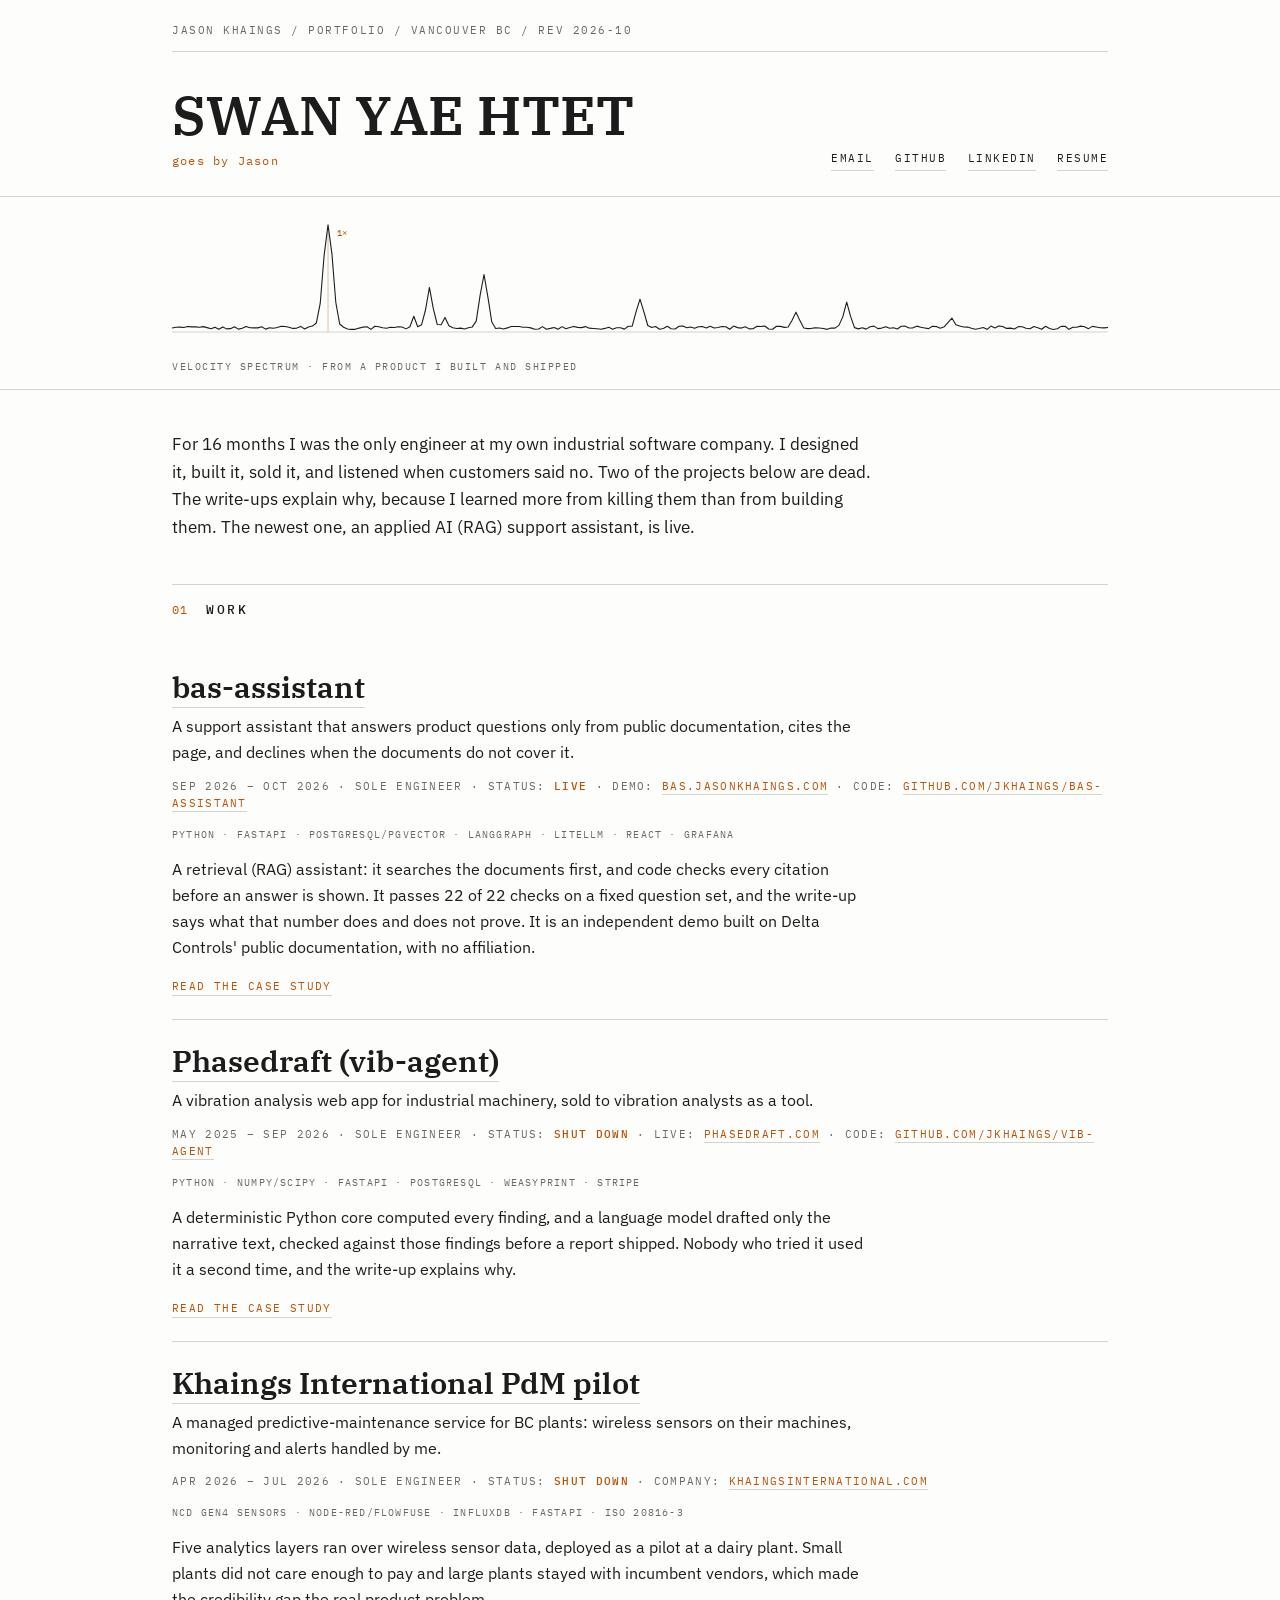
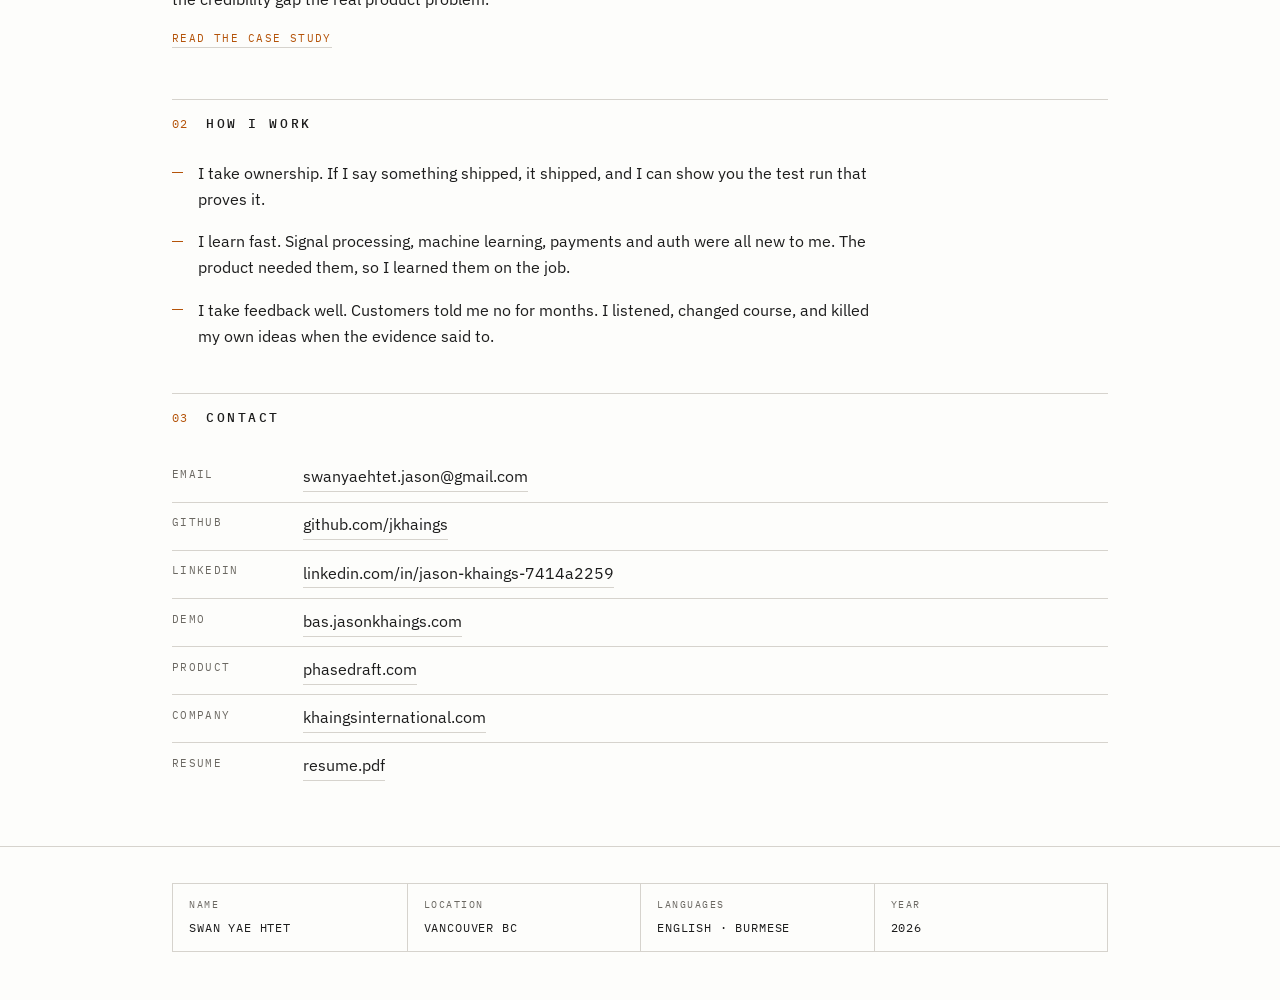
<file: index.html>
<!DOCTYPE html>
<html lang="en">
<head>
<meta charset="utf-8">
<meta name="viewport" content="width=device-width, initial-scale=1">
<title>Swan Yae Htet | Portfolio</title>
<meta name="description" content="Portfolio of Swan Yae Htet, who goes by Jason. Industrial software, vibration analysis, applied AI (RAG), Vancouver BC.">
<link rel="preconnect" href="https://fonts.googleapis.com">
<link rel="preconnect" href="https://fonts.gstatic.com" crossorigin>
<link rel="stylesheet" href="https://fonts.googleapis.com/css2?family=IBM+Plex+Mono:wght@400;500&family=IBM+Plex+Sans:wght@400;500;600&family=IBM+Plex+Serif:wght@400;600&display=swap">
<link rel="stylesheet" href="style.css">
</head>
<body>

<header class="site-header">
  <div class="wrap">
    <div class="topline-row">
      <p class="topline">JASON KHAINGS / PORTFOLIO / VANCOUVER BC / REV 2026-10</p>
    </div>
    <div class="masthead">
      <div class="masthead-id">
        <h1 class="name">SWAN YAE HTET</h1>
        <p class="goes-by">goes by Jason</p>
      </div>
      <nav class="masthead-nav" aria-label="Contact and profile links">
        <a href="mailto:swanyaehtet.jason@gmail.com">EMAIL</a>
        <a href="https://github.com/jkhaings">GITHUB</a>
        <a href="https://www.linkedin.com/in/jason-khaings-7414a2259">LINKEDIN</a>
        <a href="resume.pdf">RESUME</a>
      </nav>
    </div>
  </div>
</header>

<div class="spectrum">
  <div class="wrap">
    <svg class="spectrum-svg" viewBox="0 0 1200 170" role="img" aria-label="Velocity spectrum plot: a dominant running speed peak with harmonics and two bearing defect tones above a noise floor.">
      <line class="spec-cursor" x1="200" y1="150" x2="200" y2="22"></line>
      <line class="spec-baseline" x1="0" y1="150" x2="1200" y2="150"></line>
      <path class="spec-trace" d="M0,144.9 L5,144.0 10,143.8 15,144.2 20,143.0 25,143.4 30,143.4 35,143.9 40,143.1 45,144.4 50,145.9 55,143.8 60,146.4 65,143.5 70,146.0 75,145.7 80,143.2 85,146.3 90,145.2 95,143.0 100,144.6 105,144.7 110,144.7 115,143.3 120,146.3 125,144.5 130,145.3 135,144.3 140,142.7 145,142.9 150,144.0 155,145.4 160,145.0 165,142.8 170,146.1 175,143.5 180,142.4 185,138.5 190,113.4 195,51.9 200,12.7 205,49.6 210,112.2 215,139.8 220,143.9 225,146.1 230,146.6 235,146.6 240,145.0 245,143.7 250,143.3 255,146.6 260,142.6 265,143.2 270,144.6 275,145.1 280,144.0 285,144.3 290,143.3 295,143.6 300,146.0 305,143.2 310,129.9 315,143.2 320,140.6 325,121.8 330,92.9 335,120.0 340,140.3 345,140.7 350,131.3 355,142.1 360,144.6 365,145.5 370,145.0 375,146.1 380,144.6 385,143.5 390,136.0 395,103.1 400,76.3 405,105.3 410,137.2 415,145.5 420,144.8 425,146.2 430,144.7 435,143.0 440,142.9 445,143.0 450,144.0 455,144.0 460,144.7 465,146.4 470,146.1 475,143.1 480,146.4 485,145.4 490,144.2 495,146.4 500,143.1 505,145.8 510,144.3 515,143.0 520,144.1 525,144.4 530,143.1 535,145.1 540,145.5 545,145.9 550,146.4 555,145.4 560,144.0 565,146.5 570,144.5 575,144.6 580,146.3 585,142.6 590,142.6 595,123.8 600,107.9 605,124.1 610,141.7 615,144.2 620,142.9 625,146.4 630,145.5 635,142.6 640,145.9 645,146.2 650,142.6 655,142.4 660,144.5 665,143.6 670,145.3 675,143.2 680,142.9 685,144.8 690,142.7 695,144.8 700,144.3 705,143.0 710,143.2 715,146.5 720,142.4 725,144.4 730,145.0 735,143.2 740,146.0 745,145.8 750,142.7 755,142.9 760,142.4 765,146.1 770,146.5 775,142.7 780,142.8 785,144.1 790,143.5 795,134.9 800,124.6 805,135.4 810,144.8 815,145.7 820,145.3 825,144.7 830,144.8 835,145.6 840,146.6 845,144.8 850,145.0 855,141.5 860,130.6 865,111.7 870,130.0 875,144.4 880,146.0 885,144.5 890,146.3 895,143.3 900,142.5 905,145.7 910,145.0 915,143.3 920,145.2 925,144.6 930,146.1 935,142.7 940,142.5 945,144.8 950,144.7 955,142.5 960,143.9 965,144.8 970,145.7 975,142.6 980,143.1 985,145.2 990,143.3 995,137.6 1000,132.3 1005,140.7 1010,142.3 1015,143.6 1020,143.7 1025,145.2 1030,146.4 1035,145.6 1040,144.2 1045,146.6 1050,142.4 1055,144.8 1060,142.4 1065,142.9 1070,145.4 1075,145.0 1080,146.2 1085,143.1 1090,143.3 1095,145.2 1100,145.9 1105,143.0 1110,144.5 1115,146.5 1120,142.6 1125,145.6 1130,146.7 1135,145.8 1140,142.8 1145,142.6 1150,146.6 1155,144.0 1160,144.0 1165,142.5 1170,143.2 1175,145.7 1180,142.8 1185,143.6 1190,144.5 1195,144.7 1200,144.2"></path>
      <text class="spec-label" x="211" y="27">1&#215;</text>
    </svg>
    <p class="spectrum-caption">VELOCITY SPECTRUM &middot; FROM A PRODUCT I BUILT AND SHIPPED</p>
  </div>
</div>

<main class="wrap">

  <section class="intro">
    <p>For 16 months I was the only engineer at my own industrial software company. I designed it, built it, sold it, and listened when customers said no. Two of the projects below are dead. The write-ups explain why, because I learned more from killing them than from building them. The newest one, an applied AI (RAG) support assistant, is live.</p>
  </section>

  <section class="section" id="work">
    <div class="section-head">
      <span class="section-num">01</span>
      <h2 class="section-title">Work</h2>
    </div>

    <article class="case">
      <h3 class="case-title"><a href="bas-assistant.html">bas-assistant</a></h3>
      <p class="case-desc">A support assistant that answers product questions only from public documentation, cites the page, and declines when the documents do not cover it.</p>
      <p class="case-meta">SEP 2026 &ndash; OCT 2026 &middot; SOLE ENGINEER &middot; STATUS: <span class="status">LIVE</span> &middot; DEMO: <a class="meta-link" href="https://bas.jasonkhaings.com">bas.jasonkhaings.com</a> &middot; CODE: <a class="meta-link" href="https://github.com/jkhaings/bas-assistant">github.com/jkhaings/bas-assistant</a></p>
      <p class="case-stack">PYTHON &middot; FASTAPI &middot; POSTGRESQL/PGVECTOR &middot; LANGGRAPH &middot; LITELLM &middot; REACT &middot; GRAFANA</p>
      <p>A retrieval (RAG) assistant: it searches the documents first, and code checks every citation before an answer is shown. It passes 22 of 22 checks on a fixed question set, and the write-up says what that number does and does not prove. It is an independent demo built on Delta Controls' public documentation, with no affiliation.</p>
      <p class="case-more"><a href="bas-assistant.html">Read the case study</a></p>
    </article>

    <article class="case">
      <h3 class="case-title"><a href="phasedraft.html">Phasedraft (vib-agent)</a></h3>
      <p class="case-desc">A vibration analysis web app for industrial machinery, sold to vibration analysts as a tool.</p>
      <p class="case-meta">MAY 2025 &ndash; SEP 2026 &middot; SOLE ENGINEER &middot; STATUS: <span class="status">SHUT DOWN</span> &middot; LIVE: <a class="meta-link" href="https://phasedraft.com">phasedraft.com</a> &middot; CODE: <a class="meta-link" href="https://github.com/jkhaings/vib-agent">github.com/jkhaings/vib-agent</a></p>
      <p class="case-stack">PYTHON &middot; NUMPY/SCIPY &middot; FASTAPI &middot; POSTGRESQL &middot; WEASYPRINT &middot; STRIPE</p>
      <p>A deterministic Python core computed every finding, and a language model drafted only the narrative text, checked against those findings before a report shipped. Nobody who tried it used it a second time, and the write-up explains why.</p>
      <p class="case-more"><a href="phasedraft.html">Read the case study</a></p>
    </article>

    <article class="case">
      <h3 class="case-title"><a href="khaings.html">Khaings International PdM pilot</a></h3>
      <p class="case-desc">A managed predictive-maintenance service for BC plants: wireless sensors on their machines, monitoring and alerts handled by me.</p>
      <p class="case-meta">APR 2026 &ndash; JUL 2026 &middot; SOLE ENGINEER &middot; STATUS: <span class="status">SHUT DOWN</span> &middot; COMPANY: <a class="meta-link" href="https://khaingsinternational.com">khaingsinternational.com</a></p>
      <p class="case-stack">NCD GEN4 SENSORS &middot; NODE-RED/FLOWFUSE &middot; INFLUXDB &middot; FASTAPI &middot; ISO 20816-3</p>
      <p>Five analytics layers ran over wireless sensor data, deployed as a pilot at a dairy plant. Small plants did not care enough to pay and large plants stayed with incumbent vendors, which made the credibility gap the real product problem.</p>
      <p class="case-more"><a href="khaings.html">Read the case study</a></p>
    </article>
  </section>

  <section class="section" id="how-i-work">
    <div class="section-head">
      <span class="section-num">02</span>
      <h2 class="section-title">How I Work</h2>
    </div>
    <ul class="principles">
      <li>I take ownership. If I say something shipped, it shipped, and I can show you the test run that proves it.</li>
      <li>I learn fast. Signal processing, machine learning, payments and auth were all new to me. The product needed them, so I learned them on the job.</li>
      <li>I take feedback well. Customers told me no for months. I listened, changed course, and killed my own ideas when the evidence said to.</li>
    </ul>
  </section>

  <section class="section" id="contact">
    <div class="section-head">
      <span class="section-num">03</span>
      <h2 class="section-title">Contact</h2>
    </div>
    <ul class="contact-list">
      <li><span class="contact-label">Email</span><a href="mailto:swanyaehtet.jason@gmail.com">swanyaehtet.jason@gmail.com</a></li>
      <li><span class="contact-label">GitHub</span><a href="https://github.com/jkhaings">github.com/jkhaings</a></li>
      <li><span class="contact-label">LinkedIn</span><a href="https://www.linkedin.com/in/jason-khaings-7414a2259">linkedin.com/in/jason-khaings-7414a2259</a></li>
      <li><span class="contact-label">Demo</span><a href="https://bas.jasonkhaings.com">bas.jasonkhaings.com</a></li>
      <li><span class="contact-label">Product</span><a href="https://phasedraft.com">phasedraft.com</a></li>
      <li><span class="contact-label">Company</span><a href="https://khaingsinternational.com">khaingsinternational.com</a></li>
      <li><span class="contact-label">Resume</span><a href="resume.pdf">resume.pdf</a></li>
    </ul>
  </section>

</main>

<footer class="site-footer">
  <div class="wrap">
    <div class="title-block">
      <div class="tb-cell"><span class="tb-label">Name</span><span class="tb-value">SWAN YAE HTET</span></div>
      <div class="tb-cell"><span class="tb-label">Location</span><span class="tb-value">VANCOUVER BC</span></div>
      <div class="tb-cell"><span class="tb-label">Languages</span><span class="tb-value">ENGLISH &middot; BURMESE</span></div>
      <div class="tb-cell"><span class="tb-label">Year</span><span class="tb-value">2026</span></div>
    </div>
  </div>
</footer>

</body>
</html>
</file>
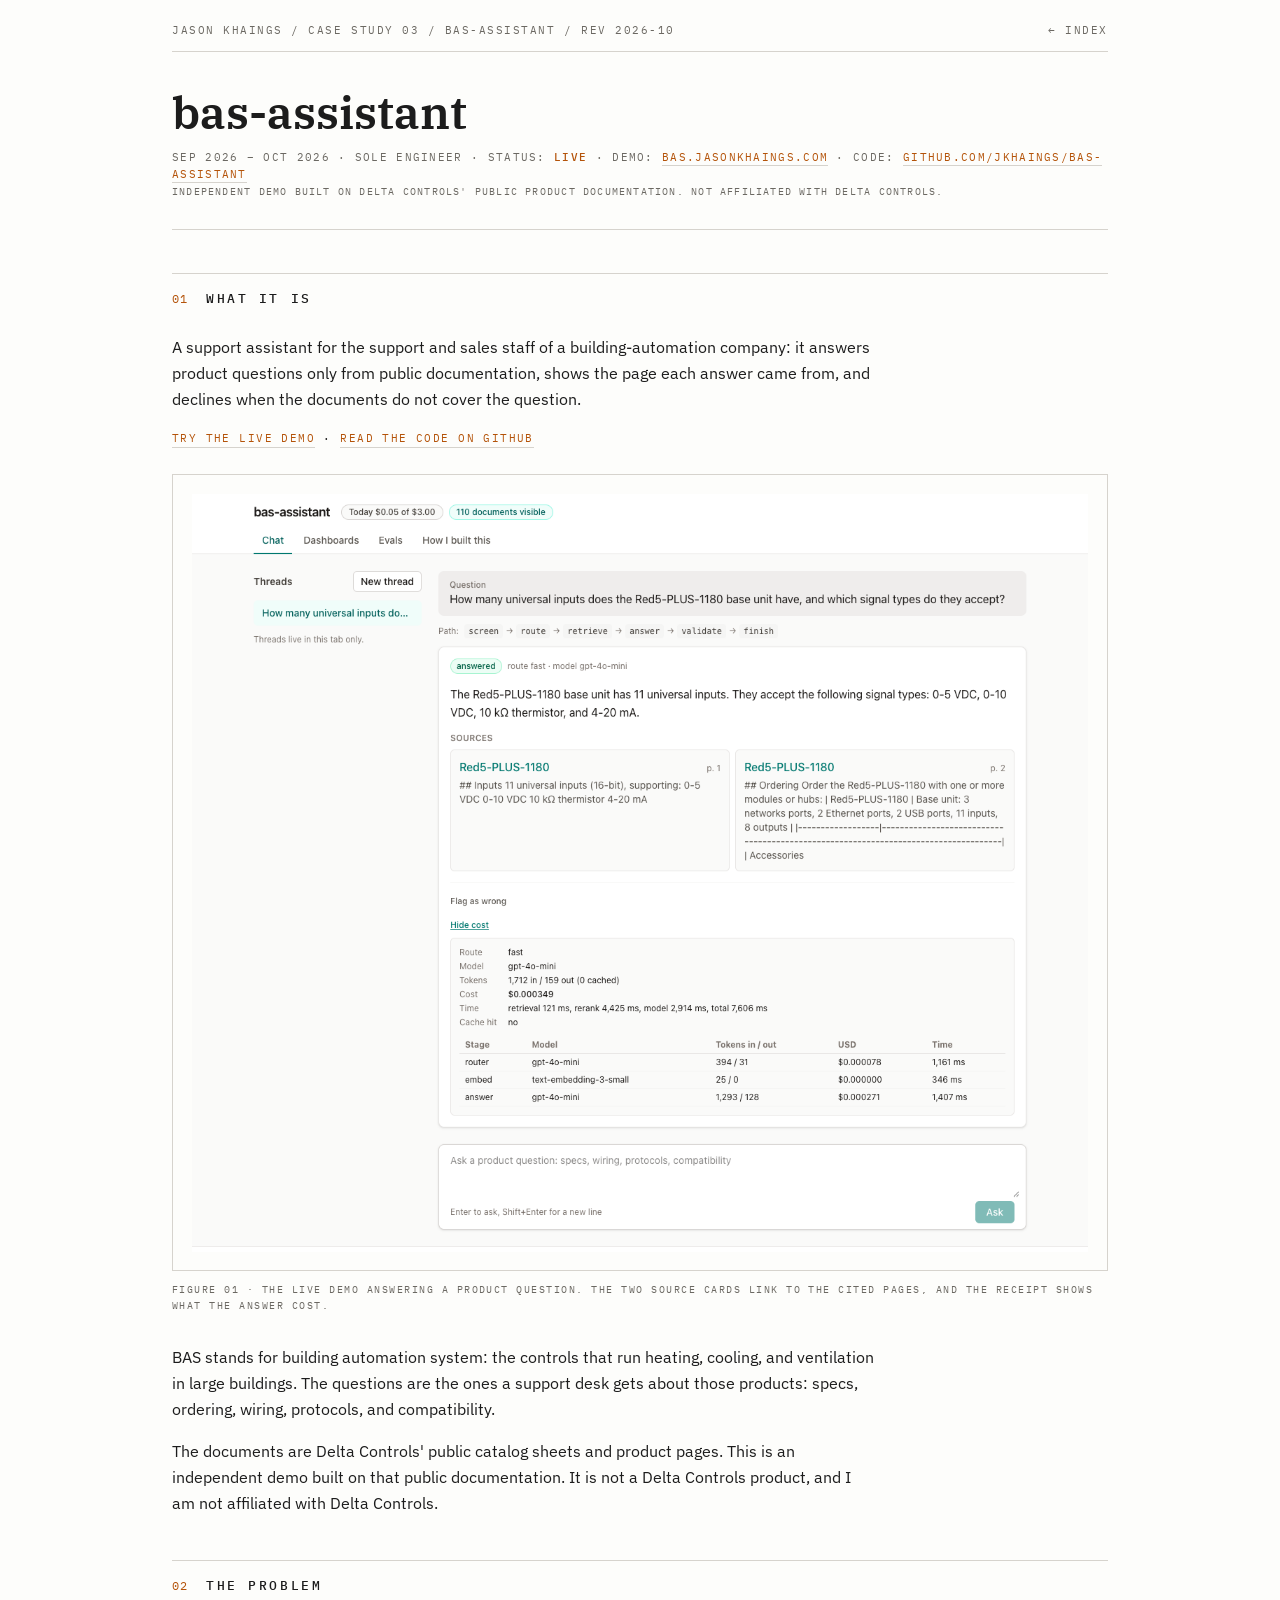
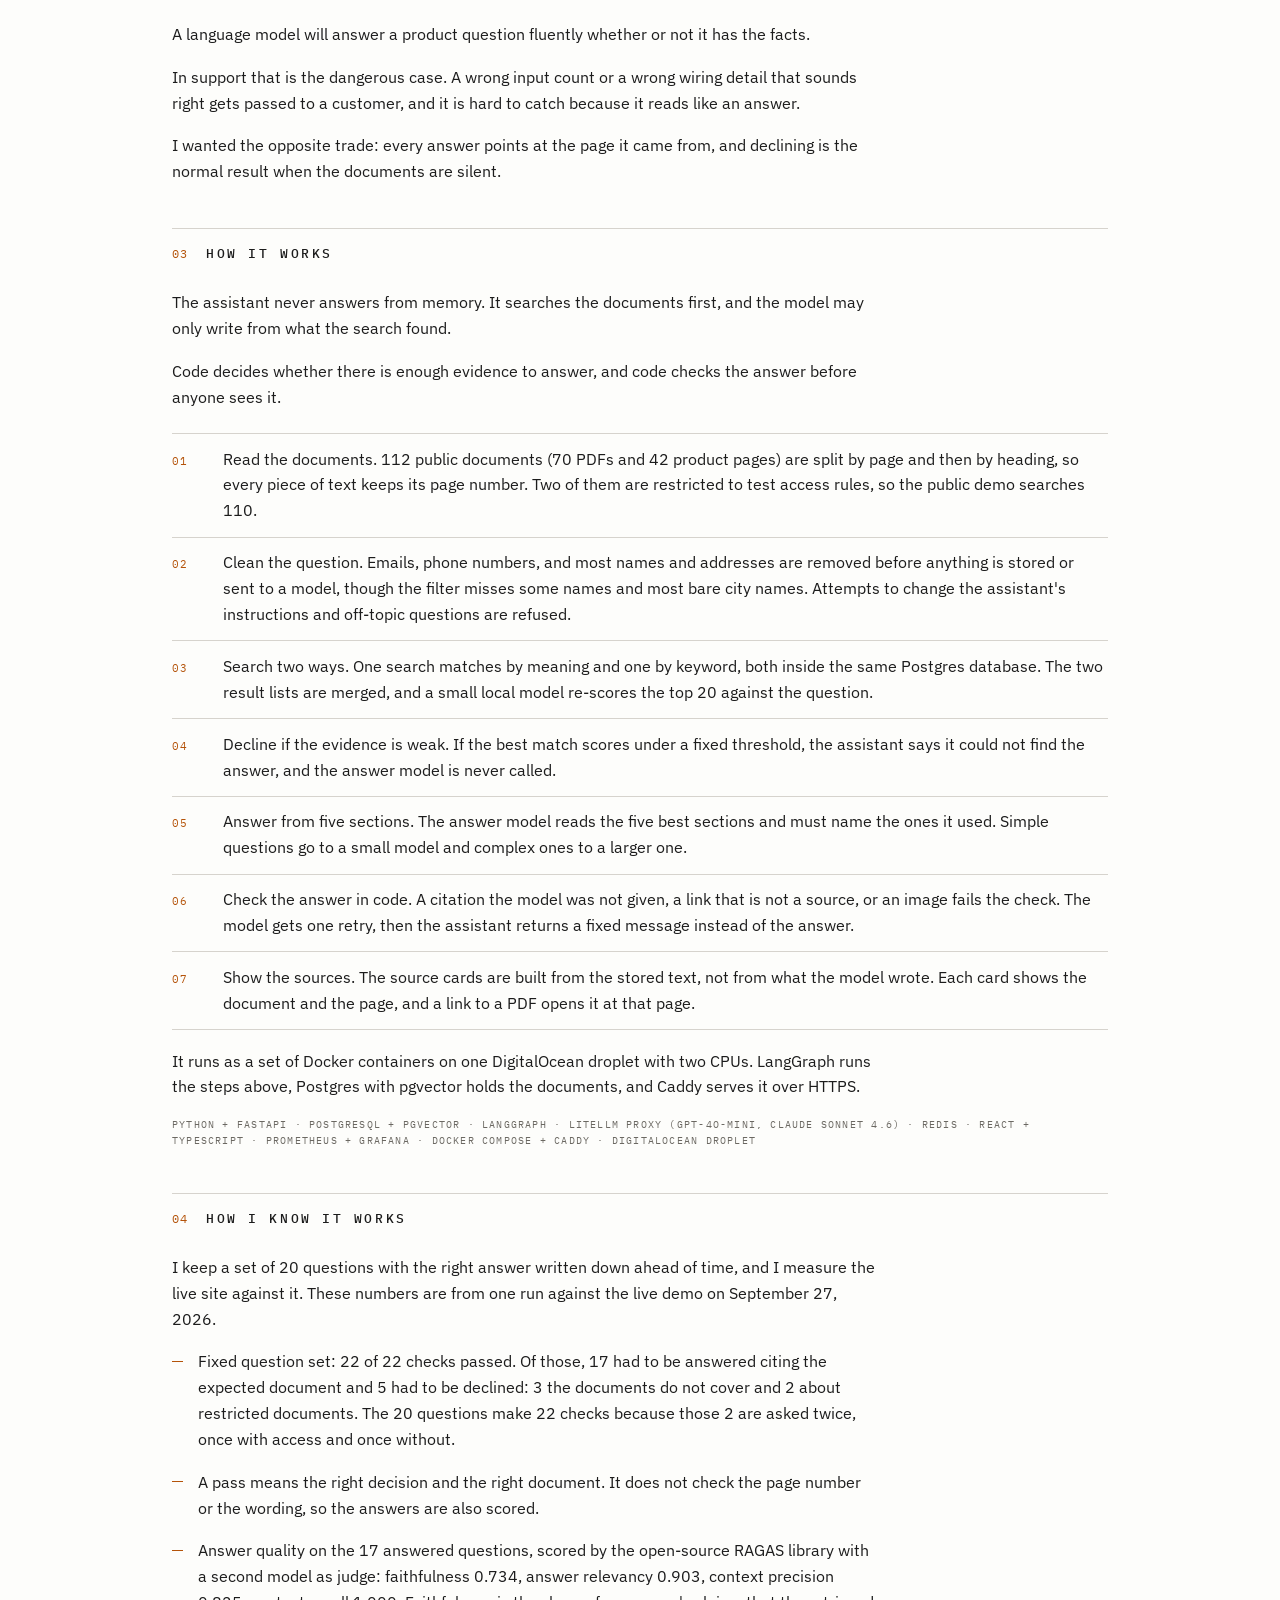
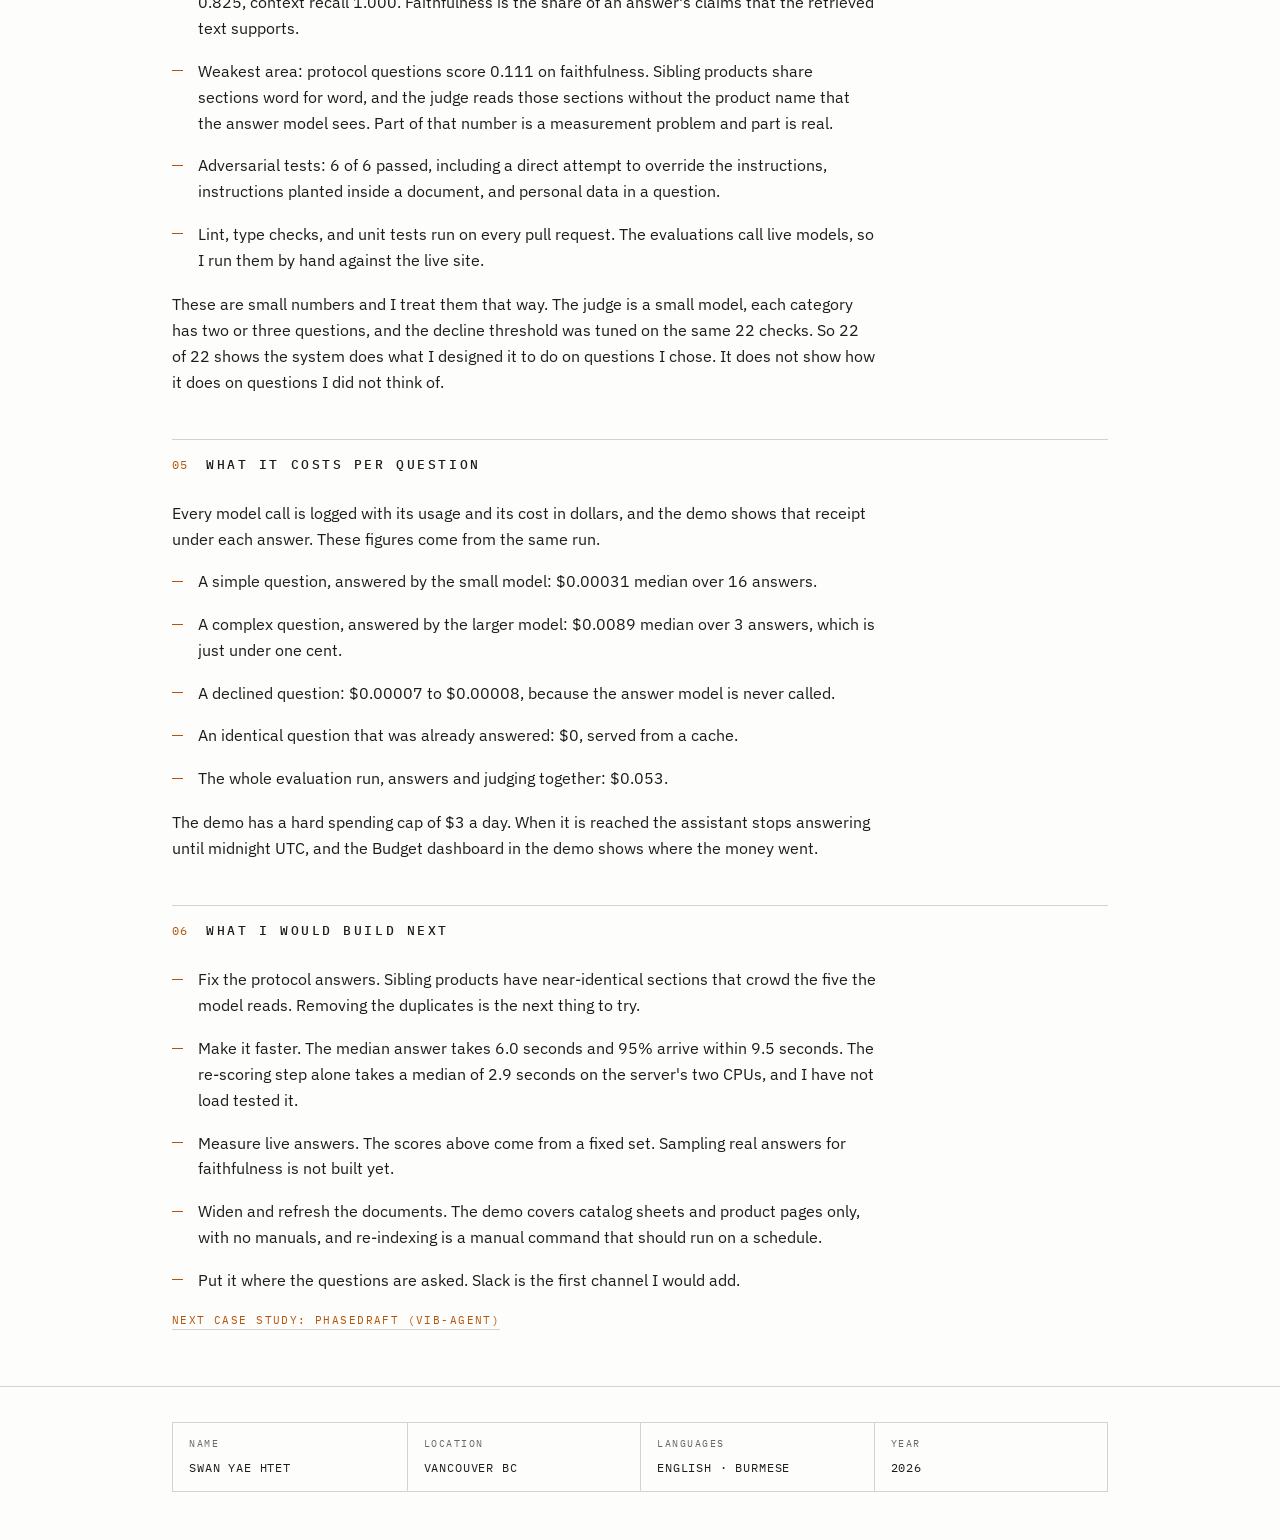
<file: bas-assistant.html>
<!DOCTYPE html>
<html lang="en">
<head>
<meta charset="utf-8">
<meta name="viewport" content="width=device-width, initial-scale=1">
<title>bas-assistant | Swan Yae Htet</title>
<meta name="description" content="Case study: bas-assistant, a support assistant that answers product questions only from public documentation, cites the page, and declines when the documents do not cover it.">
<link rel="preconnect" href="https://fonts.googleapis.com">
<link rel="preconnect" href="https://fonts.gstatic.com" crossorigin>
<link rel="stylesheet" href="https://fonts.googleapis.com/css2?family=IBM+Plex+Mono:wght@400;500&family=IBM+Plex+Sans:wght@400;500;600&family=IBM+Plex+Serif:wght@400;600&display=swap">
<link rel="stylesheet" href="style.css">
</head>
<body>

<header class="site-header">
  <div class="wrap">
    <div class="topline-row">
      <p class="topline">JASON KHAINGS / CASE STUDY 03 / BAS-ASSISTANT / REV 2026-10</p>
      <p class="topline-nav"><a href="index.html">&#8592; INDEX</a></p>
    </div>
    <div class="case-head">
      <h1 class="page-title">bas-assistant</h1>
      <p class="page-meta">SEP 2026 &ndash; OCT 2026 &middot; SOLE ENGINEER &middot; STATUS: <span class="status">LIVE</span> &middot; DEMO: <a class="meta-link" href="https://bas.jasonkhaings.com">bas.jasonkhaings.com</a> &middot; CODE: <a class="meta-link" href="https://github.com/jkhaings/bas-assistant">github.com/jkhaings/bas-assistant</a></p>
      <p class="case-stack">INDEPENDENT DEMO BUILT ON DELTA CONTROLS' PUBLIC PRODUCT DOCUMENTATION. NOT AFFILIATED WITH DELTA CONTROLS.</p>
    </div>
  </div>
</header>

<main class="wrap">

  <section class="section">
    <div class="section-head">
      <span class="section-num">01</span>
      <h2 class="section-title">What It Is</h2>
    </div>
    <p>A support assistant for the support and sales staff of a building-automation company: it answers product questions only from public documentation, shows the page each answer came from, and declines when the documents do not cover the question.</p>
    <p class="case-more"><a href="https://bas.jasonkhaings.com">Try the live demo</a> &middot; <a href="https://github.com/jkhaings/bas-assistant">Read the code on GitHub</a></p>

    <figure class="figure">
      <div class="figure-scroll">
        <img class="figure-img" src="bas-assistant-chat.png" width="1280" height="1083" alt="Screenshot of the bas-assistant chat page. A question about the Red5-PLUS-1180 base unit is answered in two sentences. Below the answer are two source cards marked page 1 and page 2, and a cost receipt listing three model calls that total $0.000349.">
      </div>
      <figcaption class="figure-caption">FIGURE 01 &middot; THE LIVE DEMO ANSWERING A PRODUCT QUESTION. THE TWO SOURCE CARDS LINK TO THE CITED PAGES, AND THE RECEIPT SHOWS WHAT THE ANSWER COST.</figcaption>
    </figure>

    <p>BAS stands for building automation system: the controls that run heating, cooling, and ventilation in large buildings. The questions are the ones a support desk gets about those products: specs, ordering, wiring, protocols, and compatibility.</p>
    <p>The documents are Delta Controls' public catalog sheets and product pages. This is an independent demo built on that public documentation. It is not a Delta Controls product, and I am not affiliated with Delta Controls.</p>
  </section>

  <section class="section">
    <div class="section-head">
      <span class="section-num">02</span>
      <h2 class="section-title">The Problem</h2>
    </div>
    <p>A language model will answer a product question fluently whether or not it has the facts.</p>
    <p>In support that is the dangerous case. A wrong input count or a wrong wiring detail that sounds right gets passed to a customer, and it is hard to catch because it reads like an answer.</p>
    <p>I wanted the opposite trade: every answer points at the page it came from, and declining is the normal result when the documents are silent.</p>
  </section>

  <section class="section">
    <div class="section-head">
      <span class="section-num">03</span>
      <h2 class="section-title">How It Works</h2>
    </div>
    <p>The assistant never answers from memory. It searches the documents first, and the model may only write from what the search found.</p>
    <p>Code decides whether there is enough evidence to answer, and code checks the answer before anyone sees it.</p>
    <ol class="layer-list">
      <li><span class="layer-num">01</span><span>Read the documents. 112 public documents (70 PDFs and 42 product pages) are split by page and then by heading, so every piece of text keeps its page number. Two of them are restricted to test access rules, so the public demo searches 110.</span></li>
      <li><span class="layer-num">02</span><span>Clean the question. Emails, phone numbers, and most names and addresses are removed before anything is stored or sent to a model, though the filter misses some names and most bare city names. Attempts to change the assistant's instructions and off-topic questions are refused.</span></li>
      <li><span class="layer-num">03</span><span>Search two ways. One search matches by meaning and one by keyword, both inside the same Postgres database. The two result lists are merged, and a small local model re-scores the top 20 against the question.</span></li>
      <li><span class="layer-num">04</span><span>Decline if the evidence is weak. If the best match scores under a fixed threshold, the assistant says it could not find the answer, and the answer model is never called.</span></li>
      <li><span class="layer-num">05</span><span>Answer from five sections. The answer model reads the five best sections and must name the ones it used. Simple questions go to a small model and complex ones to a larger one.</span></li>
      <li><span class="layer-num">06</span><span>Check the answer in code. A citation the model was not given, a link that is not a source, or an image fails the check. The model gets one retry, then the assistant returns a fixed message instead of the answer.</span></li>
      <li><span class="layer-num">07</span><span>Show the sources. The source cards are built from the stored text, not from what the model wrote. Each card shows the document and the page, and a link to a PDF opens it at that page.</span></li>
    </ol>
    <p class="mt">It runs as a set of Docker containers on one DigitalOcean droplet with two CPUs. LangGraph runs the steps above, Postgres with pgvector holds the documents, and Caddy serves it over HTTPS.</p>
    <p class="case-stack">PYTHON + FASTAPI &middot; POSTGRESQL + PGVECTOR &middot; LANGGRAPH &middot; LITELLM PROXY (GPT-4O-MINI, CLAUDE SONNET 4.6) &middot; REDIS &middot; REACT + TYPESCRIPT &middot; PROMETHEUS + GRAFANA &middot; DOCKER COMPOSE + CADDY &middot; DIGITALOCEAN DROPLET</p>
  </section>

  <section class="section">
    <div class="section-head">
      <span class="section-num">04</span>
      <h2 class="section-title">How I Know It Works</h2>
    </div>
    <p>I keep a set of 20 questions with the right answer written down ahead of time, and I measure the live site against it. These numbers are from one run against the live demo on September 27, 2026.</p>
    <ul class="receipts">
      <li>Fixed question set: 22 of 22 checks passed. Of those, 17 had to be answered citing the expected document and 5 had to be declined: 3 the documents do not cover and 2 about restricted documents. The 20 questions make 22 checks because those 2 are asked twice, once with access and once without.</li>
      <li>A pass means the right decision and the right document. It does not check the page number or the wording, so the answers are also scored.</li>
      <li>Answer quality on the 17 answered questions, scored by the open-source RAGAS library with a second model as judge: faithfulness 0.734, answer relevancy 0.903, context precision 0.825, context recall 1.000. Faithfulness is the share of an answer's claims that the retrieved text supports.</li>
      <li>Weakest area: protocol questions score 0.111 on faithfulness. Sibling products share sections word for word, and the judge reads those sections without the product name that the answer model sees. Part of that number is a measurement problem and part is real.</li>
      <li>Adversarial tests: 6 of 6 passed, including a direct attempt to override the instructions, instructions planted inside a document, and personal data in a question.</li>
      <li>Lint, type checks, and unit tests run on every pull request. The evaluations call live models, so I run them by hand against the live site.</li>
    </ul>
    <p class="mt">These are small numbers and I treat them that way. The judge is a small model, each category has two or three questions, and the decline threshold was tuned on the same 22 checks. So 22 of 22 shows the system does what I designed it to do on questions I chose. It does not show how it does on questions I did not think of.</p>
  </section>

  <section class="section">
    <div class="section-head">
      <span class="section-num">05</span>
      <h2 class="section-title">What It Costs Per Question</h2>
    </div>
    <p>Every model call is logged with its usage and its cost in dollars, and the demo shows that receipt under each answer. These figures come from the same run.</p>
    <ul class="receipts">
      <li>A simple question, answered by the small model: $0.00031 median over 16 answers.</li>
      <li>A complex question, answered by the larger model: $0.0089 median over 3 answers, which is just under one cent.</li>
      <li>A declined question: $0.00007 to $0.00008, because the answer model is never called.</li>
      <li>An identical question that was already answered: $0, served from a cache.</li>
      <li>The whole evaluation run, answers and judging together: $0.053.</li>
    </ul>
    <p class="mt">The demo has a hard spending cap of $3 a day. When it is reached the assistant stops answering until midnight UTC, and the Budget dashboard in the demo shows where the money went.</p>
  </section>

  <section class="section">
    <div class="section-head">
      <span class="section-num">06</span>
      <h2 class="section-title">What I Would Build Next</h2>
    </div>
    <ul class="principles">
      <li>Fix the protocol answers. Sibling products have near-identical sections that crowd the five the model reads. Removing the duplicates is the next thing to try.</li>
      <li>Make it faster. The median answer takes 6.0 seconds and 95% arrive within 9.5 seconds. The re-scoring step alone takes a median of 2.9 seconds on the server's two CPUs, and I have not load tested it.</li>
      <li>Measure live answers. The scores above come from a fixed set. Sampling real answers for faithfulness is not built yet.</li>
      <li>Widen and refresh the documents. The demo covers catalog sheets and product pages only, with no manuals, and re-indexing is a manual command that should run on a schedule.</li>
      <li>Put it where the questions are asked. Slack is the first channel I would add.</li>
    </ul>
    <p class="case-more mt"><a href="phasedraft.html">Next case study: Phasedraft (vib-agent)</a></p>
  </section>

</main>

<footer class="site-footer">
  <div class="wrap">
    <div class="title-block">
      <div class="tb-cell"><span class="tb-label">Name</span><span class="tb-value">SWAN YAE HTET</span></div>
      <div class="tb-cell"><span class="tb-label">Location</span><span class="tb-value">VANCOUVER BC</span></div>
      <div class="tb-cell"><span class="tb-label">Languages</span><span class="tb-value">ENGLISH &middot; BURMESE</span></div>
      <div class="tb-cell"><span class="tb-label">Year</span><span class="tb-value">2026</span></div>
    </div>
  </div>
</footer>

</body>
</html>
</file>
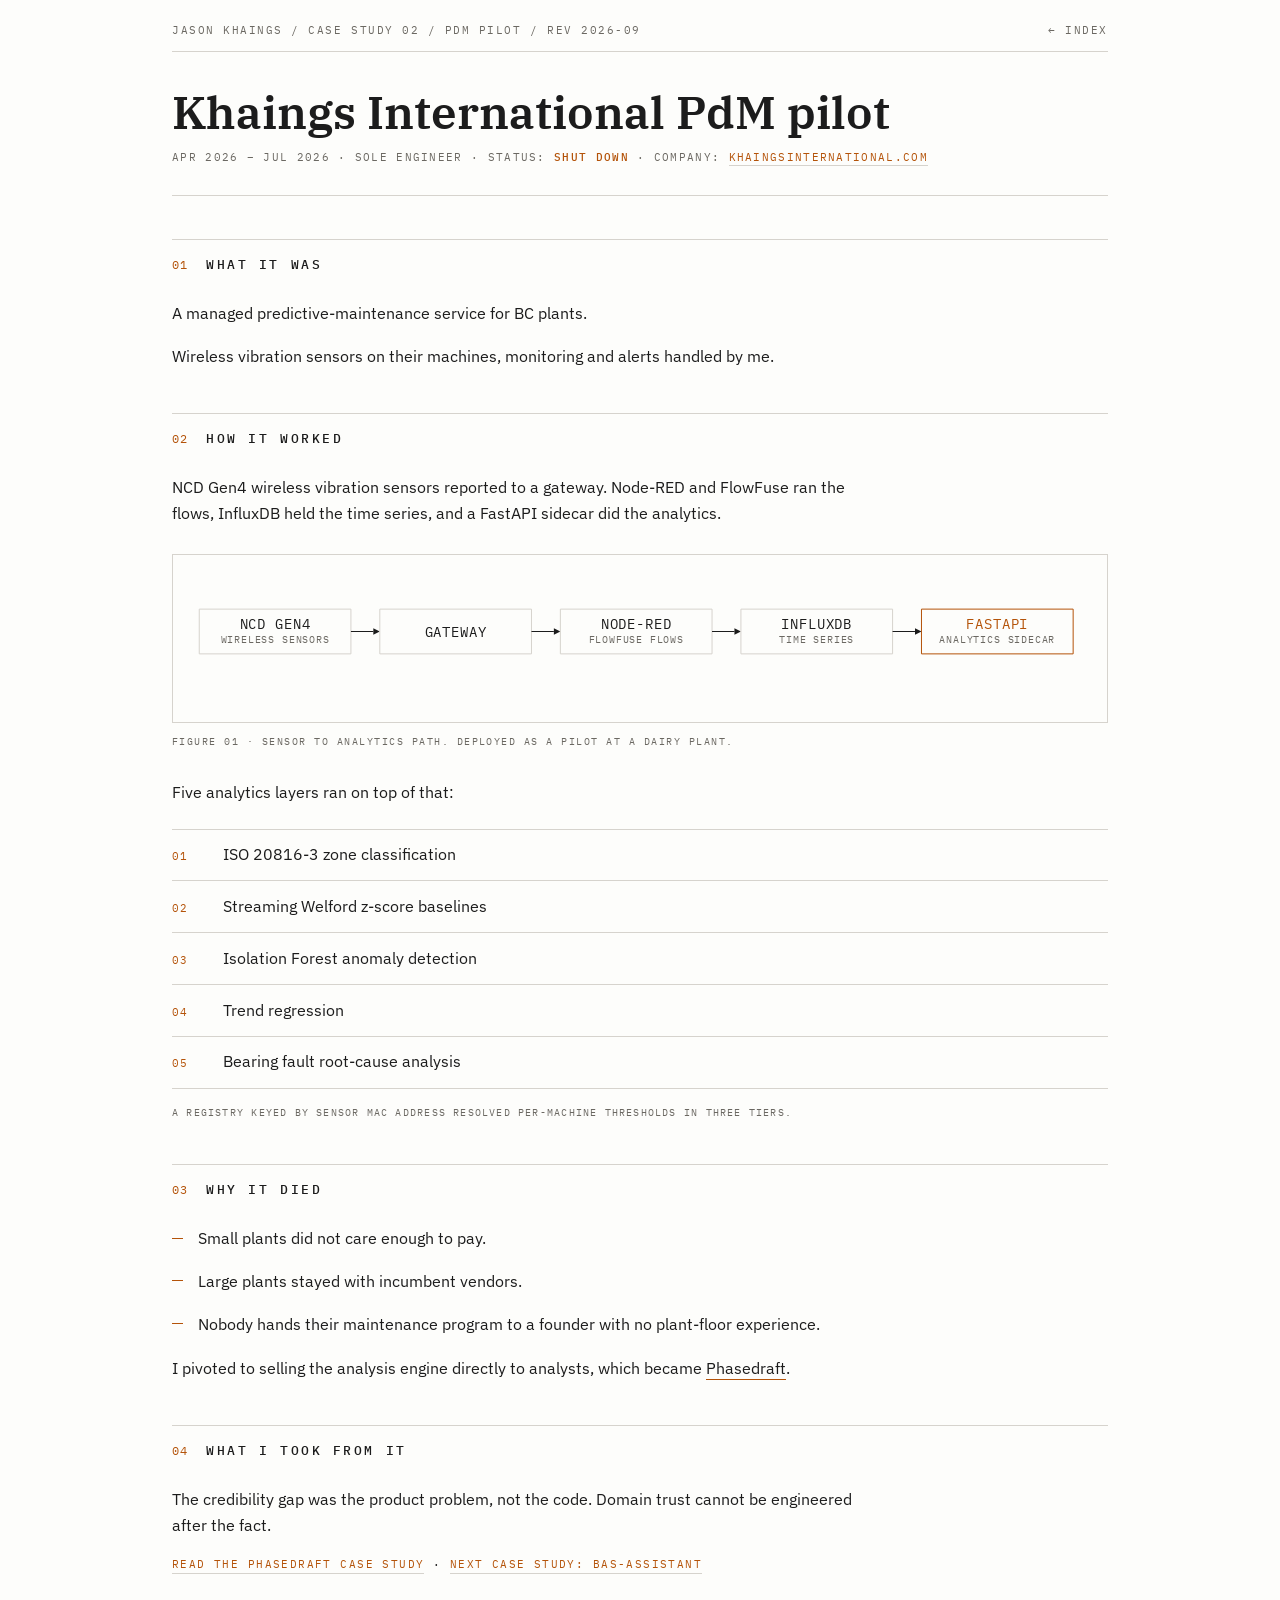
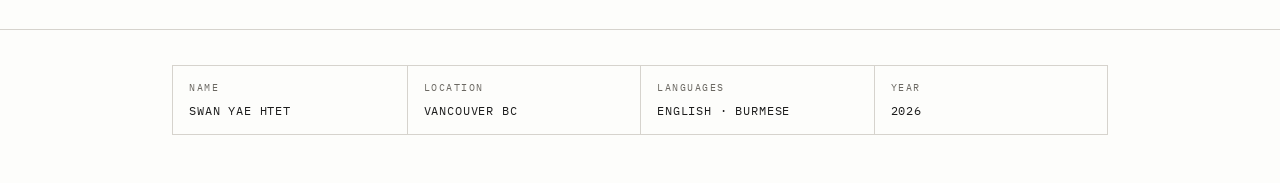
<file: khaings.html>
<!DOCTYPE html>
<html lang="en">
<head>
<meta charset="utf-8">
<meta name="viewport" content="width=device-width, initial-scale=1">
<title>Khaings International PdM pilot | Swan Yae Htet</title>
<meta name="description" content="Case study: a managed predictive-maintenance service for BC plants. Sensors, analytics, and why I shut it down.">
<link rel="preconnect" href="https://fonts.googleapis.com">
<link rel="preconnect" href="https://fonts.gstatic.com" crossorigin>
<link rel="stylesheet" href="https://fonts.googleapis.com/css2?family=IBM+Plex+Mono:wght@400;500&family=IBM+Plex+Sans:wght@400;500;600&family=IBM+Plex+Serif:wght@400;600&display=swap">
<link rel="stylesheet" href="style.css">
</head>
<body>

<header class="site-header">
  <div class="wrap">
    <div class="topline-row">
      <p class="topline">JASON KHAINGS / CASE STUDY 02 / PDM PILOT / REV 2026-09</p>
      <p class="topline-nav"><a href="index.html">&#8592; INDEX</a></p>
    </div>
    <div class="case-head">
      <h1 class="page-title">Khaings International PdM pilot</h1>
      <p class="page-meta">APR 2026 &ndash; JUL 2026 &middot; SOLE ENGINEER &middot; STATUS: <span class="status">SHUT DOWN</span> &middot; COMPANY: <a class="meta-link" href="https://khaingsinternational.com">khaingsinternational.com</a></p>
    </div>
  </div>
</header>

<main class="wrap">

  <section class="section">
    <div class="section-head">
      <span class="section-num">01</span>
      <h2 class="section-title">What It Was</h2>
    </div>
    <p>A managed predictive-maintenance service for BC plants.</p>
    <p>Wireless vibration sensors on their machines, monitoring and alerts handled by me.</p>
  </section>

  <section class="section">
    <div class="section-head">
      <span class="section-num">02</span>
      <h2 class="section-title">How It Worked</h2>
    </div>
    <p>NCD Gen4 wireless vibration sensors reported to a gateway. Node-RED and FlowFuse ran the flows, InfluxDB held the time series, and a FastAPI sidecar did the analytics.</p>

    <figure class="figure">
      <div class="figure-scroll">
        <svg class="figure-svg" viewBox="0 0 1240 180" role="img" aria-label="Topology diagram. NCD Gen4 wireless sensors report to a gateway, which feeds Node-RED and FlowFuse flows, which write to InfluxDB time series, which a FastAPI analytics sidecar reads.">
          <rect class="dgm-box" x="10" y="50" width="210" height="62"></rect>
          <text class="dgm-t" x="115" y="78" text-anchor="middle">NCD GEN4</text>
          <text class="dgm-s" x="115" y="97" text-anchor="middle">WIRELESS SENSORS</text>

          <line class="dgm-line" x1="220" y1="81" x2="251" y2="81"></line>
          <polygon class="dgm-head" points="251,76.5 260,81 251,85.5"></polygon>

          <rect class="dgm-box" x="260" y="50" width="210" height="62"></rect>
          <text class="dgm-t" x="365" y="88" text-anchor="middle">GATEWAY</text>

          <line class="dgm-line" x1="470" y1="81" x2="501" y2="81"></line>
          <polygon class="dgm-head" points="501,76.5 510,81 501,85.5"></polygon>

          <rect class="dgm-box" x="510" y="50" width="210" height="62"></rect>
          <text class="dgm-t" x="615" y="78" text-anchor="middle">NODE-RED</text>
          <text class="dgm-s" x="615" y="97" text-anchor="middle">FLOWFUSE FLOWS</text>

          <line class="dgm-line" x1="720" y1="81" x2="751" y2="81"></line>
          <polygon class="dgm-head" points="751,76.5 760,81 751,85.5"></polygon>

          <rect class="dgm-box" x="760" y="50" width="210" height="62"></rect>
          <text class="dgm-t" x="865" y="78" text-anchor="middle">INFLUXDB</text>
          <text class="dgm-s" x="865" y="97" text-anchor="middle">TIME SERIES</text>

          <line class="dgm-line" x1="970" y1="81" x2="1001" y2="81"></line>
          <polygon class="dgm-head" points="1001,76.5 1010,81 1001,85.5"></polygon>

          <rect class="dgm-box dgm-box-key" x="1010" y="50" width="210" height="62"></rect>
          <text class="dgm-t dgm-t-key" x="1115" y="78" text-anchor="middle">FASTAPI</text>
          <text class="dgm-s" x="1115" y="97" text-anchor="middle">ANALYTICS SIDECAR</text>
        </svg>
      </div>
      <figcaption class="figure-caption">FIGURE 01 &middot; SENSOR TO ANALYTICS PATH. DEPLOYED AS A PILOT AT A DAIRY PLANT.</figcaption>
    </figure>

    <p>Five analytics layers ran on top of that:</p>
    <ol class="layer-list">
      <li><span class="layer-num">01</span><span>ISO 20816-3 zone classification</span></li>
      <li><span class="layer-num">02</span><span>Streaming Welford z-score baselines</span></li>
      <li><span class="layer-num">03</span><span>Isolation Forest anomaly detection</span></li>
      <li><span class="layer-num">04</span><span>Trend regression</span></li>
      <li><span class="layer-num">05</span><span>Bearing fault root-cause analysis</span></li>
    </ol>
    <p class="layer-note">A REGISTRY KEYED BY SENSOR MAC ADDRESS RESOLVED PER-MACHINE THRESHOLDS IN THREE TIERS.</p>
  </section>

  <section class="section">
    <div class="section-head">
      <span class="section-num">03</span>
      <h2 class="section-title">Why It Died</h2>
    </div>
    <ul class="principles">
      <li>Small plants did not care enough to pay.</li>
      <li>Large plants stayed with incumbent vendors.</li>
      <li>Nobody hands their maintenance program to a founder with no plant-floor experience.</li>
    </ul>
    <p class="mt">I pivoted to selling the analysis engine directly to analysts, which became <a class="inline-link" href="phasedraft.html">Phasedraft</a>.</p>
  </section>

  <section class="section">
    <div class="section-head">
      <span class="section-num">04</span>
      <h2 class="section-title">What I Took From It</h2>
    </div>
    <p>The credibility gap was the product problem, not the code. Domain trust cannot be engineered after the fact.</p>
    <p class="case-more"><a href="phasedraft.html">Read the Phasedraft case study</a> &middot; <a href="bas-assistant.html">Next case study: bas-assistant</a></p>
  </section>

</main>

<footer class="site-footer">
  <div class="wrap">
    <div class="title-block">
      <div class="tb-cell"><span class="tb-label">Name</span><span class="tb-value">SWAN YAE HTET</span></div>
      <div class="tb-cell"><span class="tb-label">Location</span><span class="tb-value">VANCOUVER BC</span></div>
      <div class="tb-cell"><span class="tb-label">Languages</span><span class="tb-value">ENGLISH &middot; BURMESE</span></div>
      <div class="tb-cell"><span class="tb-label">Year</span><span class="tb-value">2026</span></div>
    </div>
  </div>
</footer>

</body>
</html>
</file>
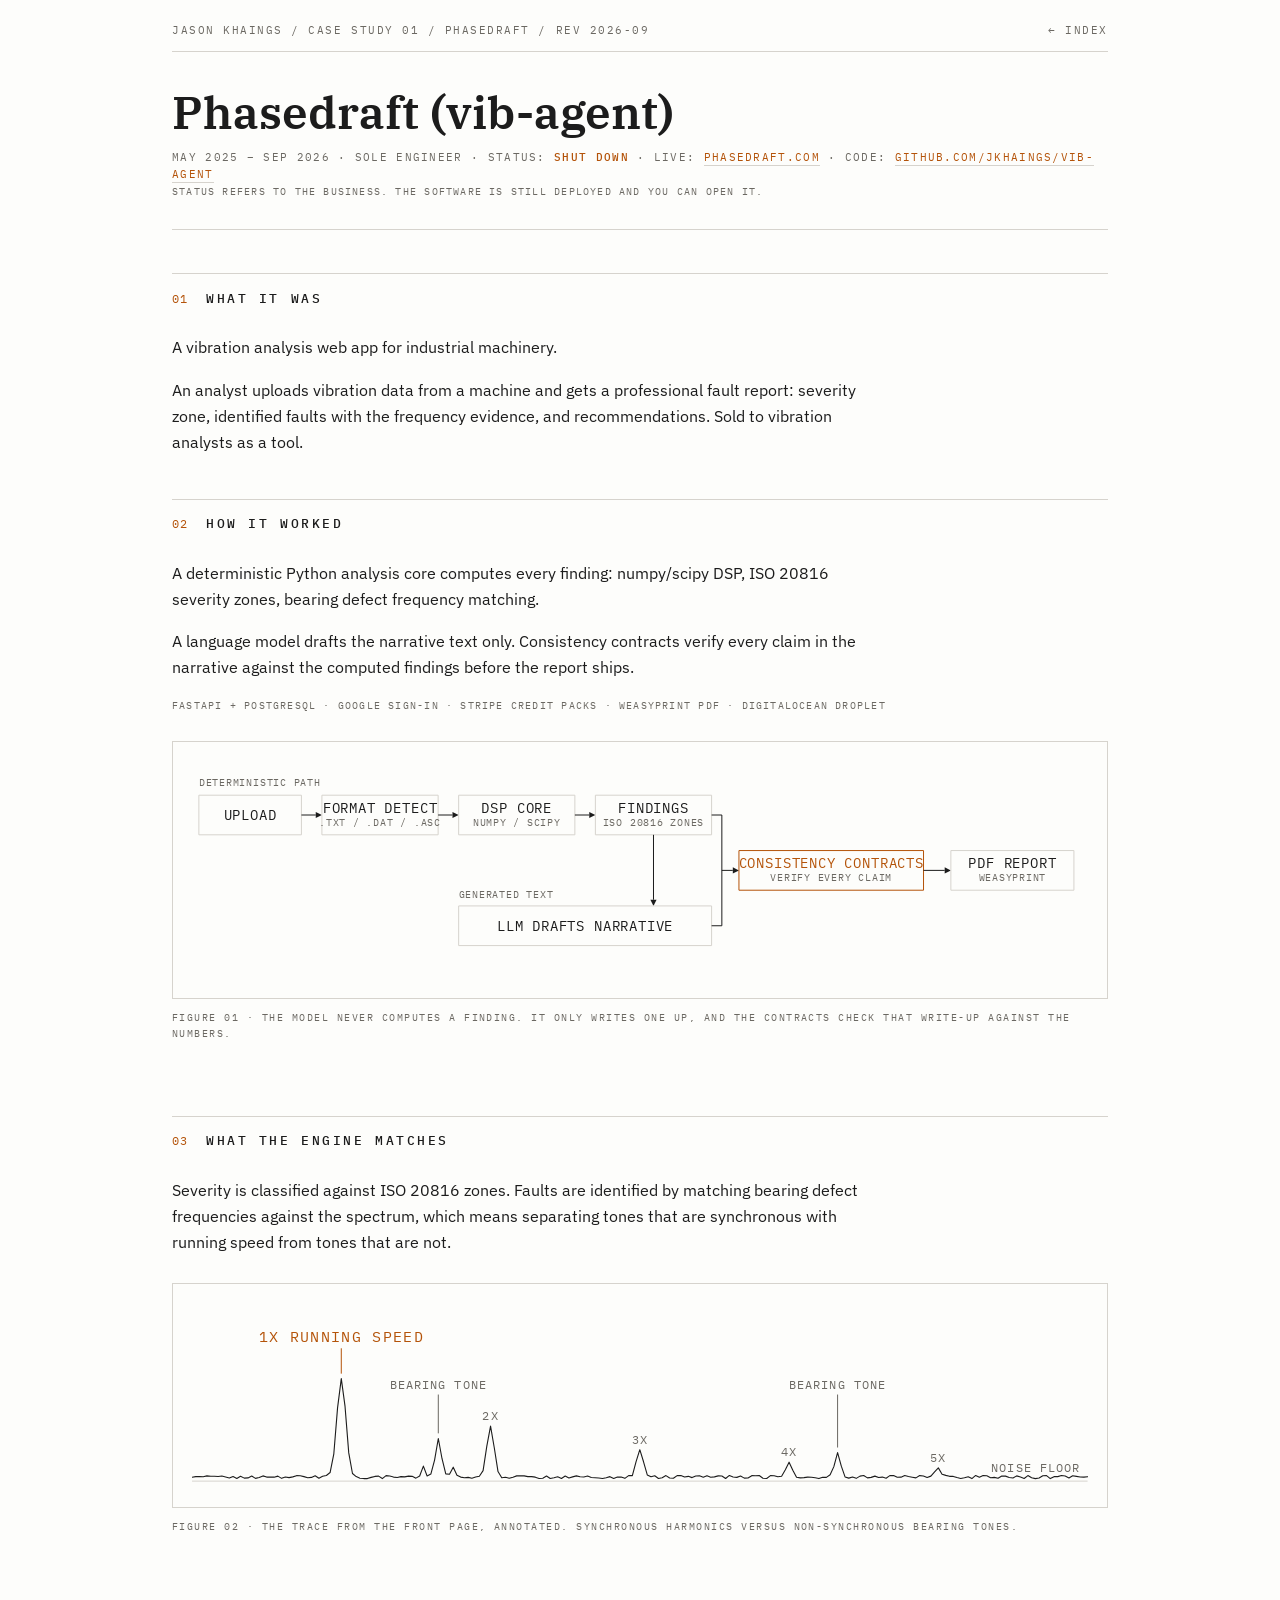
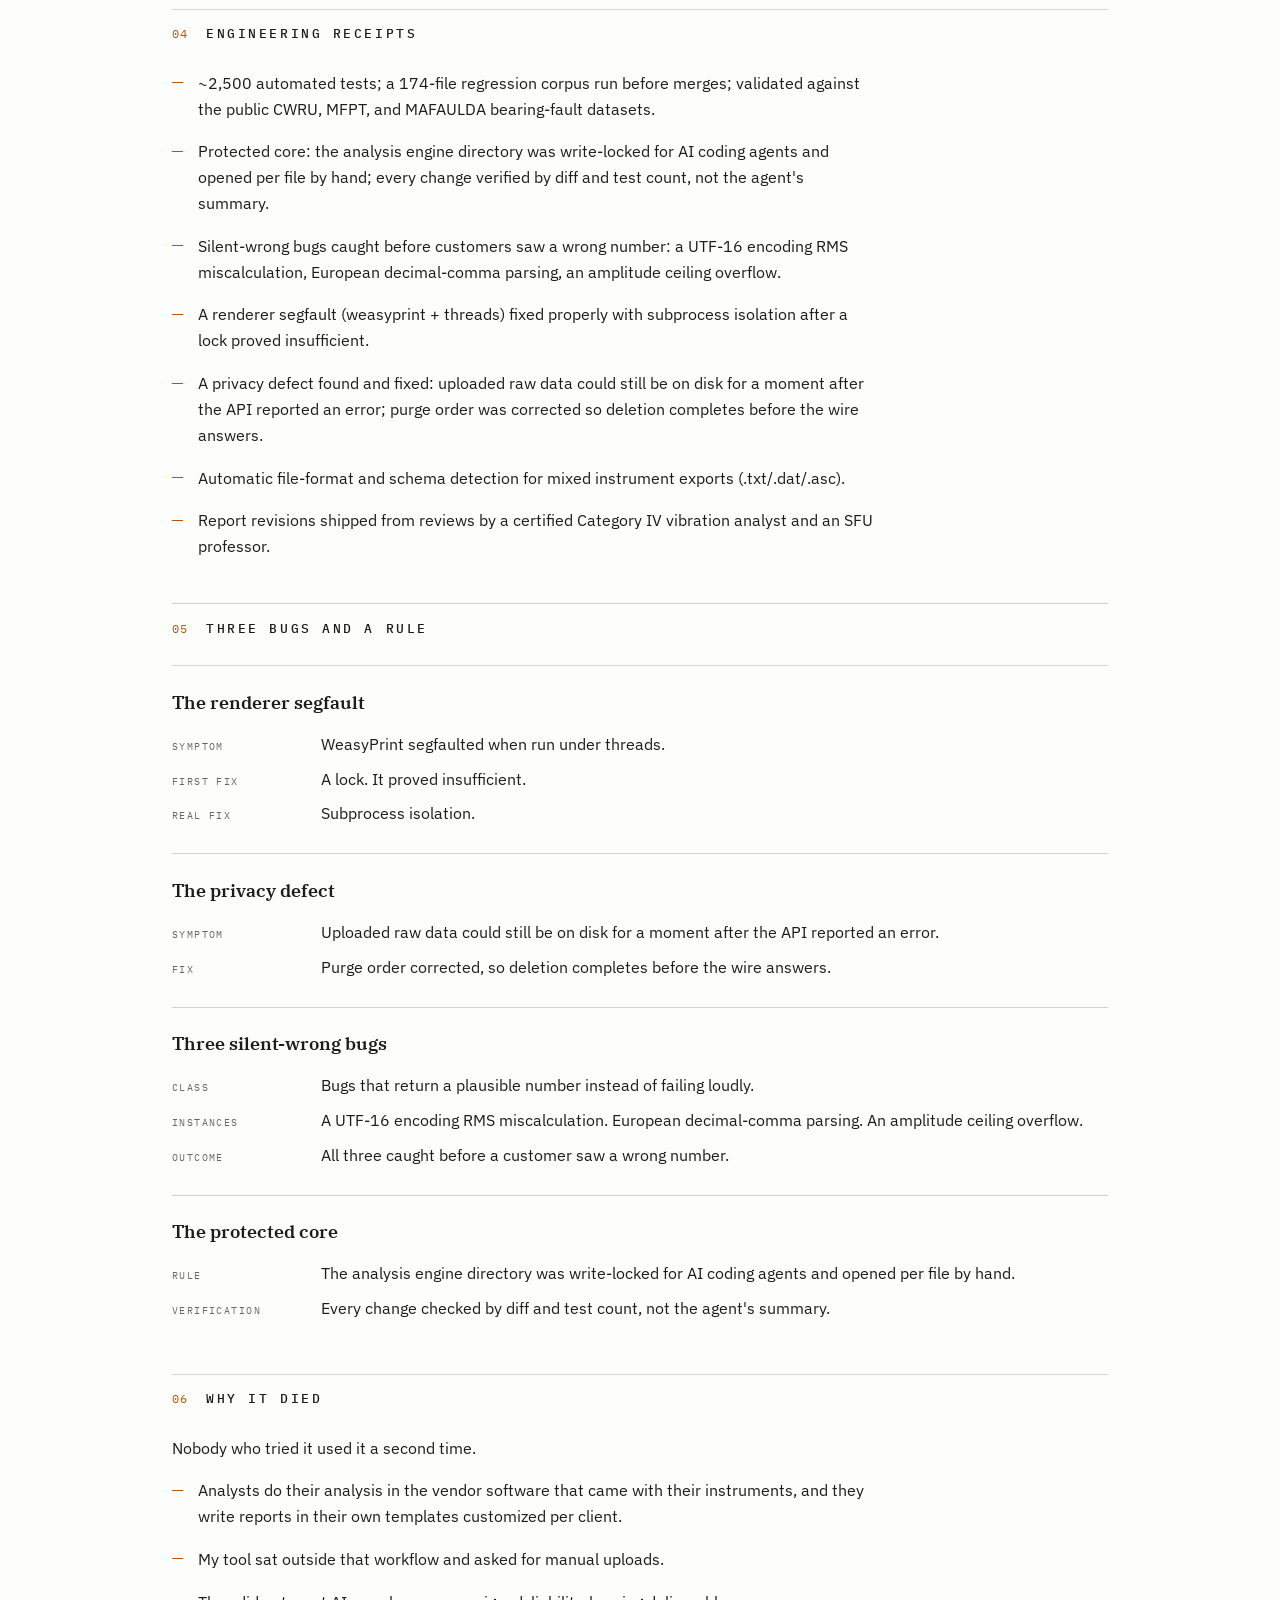
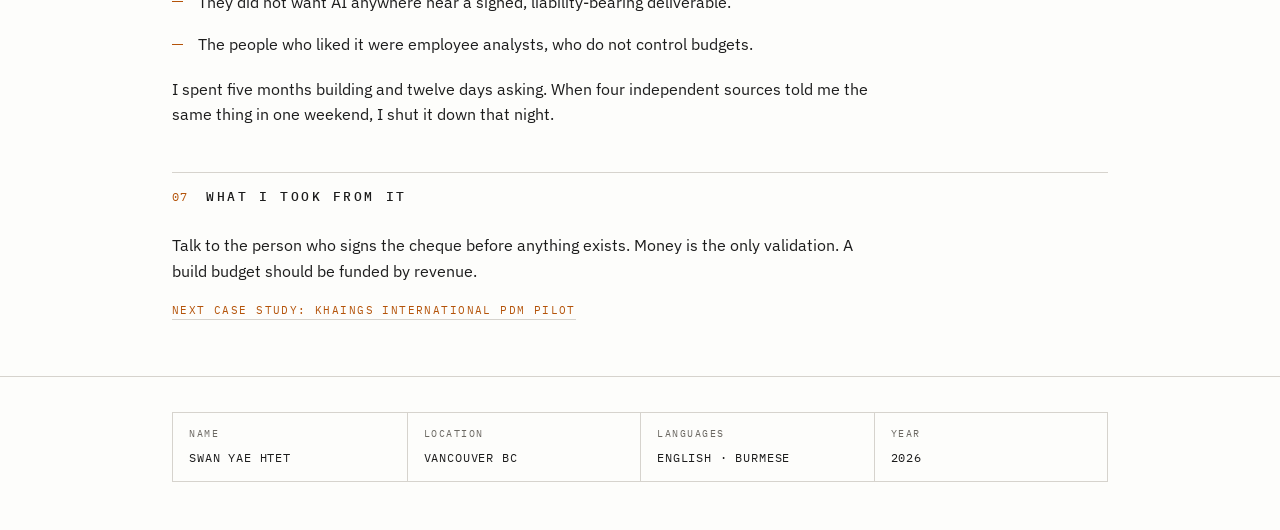
<file: phasedraft.html>
<!DOCTYPE html>
<html lang="en">
<head>
<meta charset="utf-8">
<meta name="viewport" content="width=device-width, initial-scale=1">
<title>Phasedraft (vib-agent) | Swan Yae Htet</title>
<meta name="description" content="Case study: Phasedraft, a vibration analysis web app for industrial machinery. What it was, how it worked, the problems solved, and why I shut it down.">
<link rel="preconnect" href="https://fonts.googleapis.com">
<link rel="preconnect" href="https://fonts.gstatic.com" crossorigin>
<link rel="stylesheet" href="https://fonts.googleapis.com/css2?family=IBM+Plex+Mono:wght@400;500&family=IBM+Plex+Sans:wght@400;500;600&family=IBM+Plex+Serif:wght@400;600&display=swap">
<link rel="stylesheet" href="style.css">
</head>
<body>

<header class="site-header">
  <div class="wrap">
    <div class="topline-row">
      <p class="topline">JASON KHAINGS / CASE STUDY 01 / PHASEDRAFT / REV 2026-09</p>
      <p class="topline-nav"><a href="index.html">&#8592; INDEX</a></p>
    </div>
    <div class="case-head">
      <h1 class="page-title">Phasedraft (vib-agent)</h1>
      <p class="page-meta">MAY 2025 &ndash; SEP 2026 &middot; SOLE ENGINEER &middot; STATUS: <span class="status">SHUT DOWN</span> &middot; LIVE: <a class="meta-link" href="https://phasedraft.com">phasedraft.com</a> &middot; CODE: <a class="meta-link" href="https://github.com/jkhaings/vib-agent">github.com/jkhaings/vib-agent</a></p>
      <p class="case-stack">STATUS REFERS TO THE BUSINESS. THE SOFTWARE IS STILL DEPLOYED AND YOU CAN OPEN IT.</p>
    </div>
  </div>
</header>

<main class="wrap">

  <section class="section">
    <div class="section-head">
      <span class="section-num">01</span>
      <h2 class="section-title">What It Was</h2>
    </div>
    <p>A vibration analysis web app for industrial machinery.</p>
    <p>An analyst uploads vibration data from a machine and gets a professional fault report: severity zone, identified faults with the frequency evidence, and recommendations. Sold to vibration analysts as a tool.</p>
  </section>

  <section class="section">
    <div class="section-head">
      <span class="section-num">02</span>
      <h2 class="section-title">How It Worked</h2>
    </div>
    <p>A deterministic Python analysis core computes every finding: numpy/scipy DSP, ISO 20816 severity zones, bearing defect frequency matching.</p>
    <p>A language model drafts the narrative text only. Consistency contracts verify every claim in the narrative against the computed findings before the report ships.</p>
    <p class="case-stack">FASTAPI + POSTGRESQL &middot; GOOGLE SIGN-IN &middot; STRIPE CREDIT PACKS &middot; WEASYPRINT PDF &middot; DIGITALOCEAN DROPLET</p>

    <figure class="figure">
      <div class="figure-scroll">
        <svg class="figure-svg" viewBox="0 0 1310 320" role="img" aria-label="Pipeline diagram. Upload feeds format detection, then the DSP core, then computed findings. Findings feed both the language model that drafts the narrative and the consistency contracts. The contracts verify the narrative against the findings before a PDF report is produced.">
          <text class="dgm-s" x="10" y="36">DETERMINISTIC PATH</text>
          <rect class="dgm-box" x="10" y="50" width="150" height="58"></rect>
          <text class="dgm-t" x="85" y="86" text-anchor="middle">UPLOAD</text>

          <line class="dgm-line" x1="160" y1="79" x2="181" y2="79"></line>
          <polygon class="dgm-head" points="181,74.5 190,79 181,83.5"></polygon>

          <rect class="dgm-box" x="190" y="50" width="170" height="58"></rect>
          <text class="dgm-t" x="275" y="76" text-anchor="middle">FORMAT DETECT</text>
          <text class="dgm-s" x="275" y="95" text-anchor="middle">.TXT / .DAT / .ASC</text>

          <line class="dgm-line" x1="360" y1="79" x2="381" y2="79"></line>
          <polygon class="dgm-head" points="381,74.5 390,79 381,83.5"></polygon>

          <rect class="dgm-box" x="390" y="50" width="170" height="58"></rect>
          <text class="dgm-t" x="475" y="76" text-anchor="middle">DSP CORE</text>
          <text class="dgm-s" x="475" y="95" text-anchor="middle">NUMPY / SCIPY</text>

          <line class="dgm-line" x1="560" y1="79" x2="581" y2="79"></line>
          <polygon class="dgm-head" points="581,74.5 590,79 581,83.5"></polygon>

          <rect class="dgm-box" x="590" y="50" width="170" height="58"></rect>
          <text class="dgm-t" x="675" y="76" text-anchor="middle">FINDINGS</text>
          <text class="dgm-s" x="675" y="95" text-anchor="middle">ISO 20816 ZONES</text>

          <line class="dgm-line" x1="675" y1="108" x2="675" y2="203"></line>
          <polygon class="dgm-head" points="670.5,203 675,212 679.5,203"></polygon>

          <text class="dgm-s" x="390" y="200">GENERATED TEXT</text>
          <rect class="dgm-box" x="390" y="212" width="370" height="58"></rect>
          <text class="dgm-t" x="575" y="248" text-anchor="middle">LLM DRAFTS NARRATIVE</text>

          <line class="dgm-line" x1="760" y1="79" x2="775" y2="79"></line>
          <line class="dgm-line" x1="760" y1="241" x2="775" y2="241"></line>
          <line class="dgm-line" x1="775" y1="79" x2="775" y2="241"></line>
          <line class="dgm-line" x1="775" y1="160" x2="791" y2="160"></line>
          <polygon class="dgm-head" points="791,155.5 800,160 791,164.5"></polygon>

          <rect class="dgm-box dgm-box-key" x="800" y="131" width="270" height="58"></rect>
          <text class="dgm-t dgm-t-key" x="935" y="157" text-anchor="middle">CONSISTENCY CONTRACTS</text>
          <text class="dgm-s" x="935" y="176" text-anchor="middle">VERIFY EVERY CLAIM</text>

          <line class="dgm-line" x1="1070" y1="160" x2="1101" y2="160"></line>
          <polygon class="dgm-head" points="1101,155.5 1110,160 1101,164.5"></polygon>

          <rect class="dgm-box" x="1110" y="131" width="180" height="58"></rect>
          <text class="dgm-t" x="1200" y="157" text-anchor="middle">PDF REPORT</text>
          <text class="dgm-s" x="1200" y="176" text-anchor="middle">WEASYPRINT</text>
        </svg>
      </div>
      <figcaption class="figure-caption">FIGURE 01 &middot; THE MODEL NEVER COMPUTES A FINDING. IT ONLY WRITES ONE UP, AND THE CONTRACTS CHECK THAT WRITE-UP AGAINST THE NUMBERS.</figcaption>
    </figure>
  </section>

  <section class="section">
    <div class="section-head">
      <span class="section-num">03</span>
      <h2 class="section-title">What The Engine Matches</h2>
    </div>
    <p>Severity is classified against ISO 20816 zones. Faults are identified by matching bearing defect frequencies against the spectrum, which means separating tones that are synchronous with running speed from tones that are not.</p>

    <figure class="figure">
      <div class="figure-scroll">
        <svg class="figure-svg" viewBox="0 0 1200 250" role="img" aria-label="The same velocity spectrum as the front page, annotated. The tallest peak is running speed, marked one times. Harmonics at two, three, four and five times running speed are labelled. Two non-synchronous bearing tones are called out, and the low background is the noise floor.">
          <line class="ann-line-key" x1="200" y1="96" x2="200" y2="62"></line>
          <text class="ann-t ann-t-key" x="200" y="54" text-anchor="middle">1X RUNNING SPEED</text>

          <line class="ann-line" x1="330" y1="176" x2="330" y2="124"></line>
          <text class="ann-t" x="330" y="116" text-anchor="middle">BEARING TONE</text>

          <line class="ann-line" x1="865" y1="195" x2="865" y2="124"></line>
          <text class="ann-t" x="865" y="116" text-anchor="middle">BEARING TONE</text>

          <text class="ann-t" x="400" y="158" text-anchor="middle">2X</text>
          <text class="ann-t" x="600" y="190" text-anchor="middle">3X</text>
          <text class="ann-t" x="800" y="206" text-anchor="middle">4X</text>
          <text class="ann-t" x="1000" y="214" text-anchor="middle">5X</text>
          <text class="ann-t" x="1190" y="228" text-anchor="end">NOISE FLOOR</text>

          <g transform="translate(0,90)">
            <line class="spec-baseline" x1="0" y1="150" x2="1200" y2="150"></line>
            <path class="spec-trace" d="M0,144.9 L5,144.0 10,143.8 15,144.2 20,143.0 25,143.4 30,143.4 35,143.9 40,143.1 45,144.4 50,145.9 55,143.8 60,146.4 65,143.5 70,146.0 75,145.7 80,143.2 85,146.3 90,145.2 95,143.0 100,144.6 105,144.7 110,144.7 115,143.3 120,146.3 125,144.5 130,145.3 135,144.3 140,142.7 145,142.9 150,144.0 155,145.4 160,145.0 165,142.8 170,146.1 175,143.5 180,142.4 185,138.5 190,113.4 195,51.9 200,12.7 205,49.6 210,112.2 215,139.8 220,143.9 225,146.1 230,146.6 235,146.6 240,145.0 245,143.7 250,143.3 255,146.6 260,142.6 265,143.2 270,144.6 275,145.1 280,144.0 285,144.3 290,143.3 295,143.6 300,146.0 305,143.2 310,129.9 315,143.2 320,140.6 325,121.8 330,92.9 335,120.0 340,140.3 345,140.7 350,131.3 355,142.1 360,144.6 365,145.5 370,145.0 375,146.1 380,144.6 385,143.5 390,136.0 395,103.1 400,76.3 405,105.3 410,137.2 415,145.5 420,144.8 425,146.2 430,144.7 435,143.0 440,142.9 445,143.0 450,144.0 455,144.0 460,144.7 465,146.4 470,146.1 475,143.1 480,146.4 485,145.4 490,144.2 495,146.4 500,143.1 505,145.8 510,144.3 515,143.0 520,144.1 525,144.4 530,143.1 535,145.1 540,145.5 545,145.9 550,146.4 555,145.4 560,144.0 565,146.5 570,144.5 575,144.6 580,146.3 585,142.6 590,142.6 595,123.8 600,107.9 605,124.1 610,141.7 615,144.2 620,142.9 625,146.4 630,145.5 635,142.6 640,145.9 645,146.2 650,142.6 655,142.4 660,144.5 665,143.6 670,145.3 675,143.2 680,142.9 685,144.8 690,142.7 695,144.8 700,144.3 705,143.0 710,143.2 715,146.5 720,142.4 725,144.4 730,145.0 735,143.2 740,146.0 745,145.8 750,142.7 755,142.9 760,142.4 765,146.1 770,146.5 775,142.7 780,142.8 785,144.1 790,143.5 795,134.9 800,124.6 805,135.4 810,144.8 815,145.7 820,145.3 825,144.7 830,144.8 835,145.6 840,146.6 845,144.8 850,145.0 855,141.5 860,130.6 865,111.7 870,130.0 875,144.4 880,146.0 885,144.5 890,146.3 895,143.3 900,142.5 905,145.7 910,145.0 915,143.3 920,145.2 925,144.6 930,146.1 935,142.7 940,142.5 945,144.8 950,144.7 955,142.5 960,143.9 965,144.8 970,145.7 975,142.6 980,143.1 985,145.2 990,143.3 995,137.6 1000,132.3 1005,140.7 1010,142.3 1015,143.6 1020,143.7 1025,145.2 1030,146.4 1035,145.6 1040,144.2 1045,146.6 1050,142.4 1055,144.8 1060,142.4 1065,142.9 1070,145.4 1075,145.0 1080,146.2 1085,143.1 1090,143.3 1095,145.2 1100,145.9 1105,143.0 1110,144.5 1115,146.5 1120,142.6 1125,145.6 1130,146.7 1135,145.8 1140,142.8 1145,142.6 1150,146.6 1155,144.0 1160,144.0 1165,142.5 1170,143.2 1175,145.7 1180,142.8 1185,143.6 1190,144.5 1195,144.7 1200,144.2"></path>
          </g>
        </svg>
      </div>
      <figcaption class="figure-caption">FIGURE 02 &middot; THE TRACE FROM THE FRONT PAGE, ANNOTATED. SYNCHRONOUS HARMONICS VERSUS NON-SYNCHRONOUS BEARING TONES.</figcaption>
    </figure>
  </section>

  <section class="section">
    <div class="section-head">
      <span class="section-num">04</span>
      <h2 class="section-title">Engineering Receipts</h2>
    </div>
    <ul class="receipts">
      <li>~2,500 automated tests; a 174-file regression corpus run before merges; validated against the public CWRU, MFPT, and MAFAULDA bearing-fault datasets.</li>
      <li>Protected core: the analysis engine directory was write-locked for AI coding agents and opened per file by hand; every change verified by diff and test count, not the agent's summary.</li>
      <li>Silent-wrong bugs caught before customers saw a wrong number: a UTF-16 encoding RMS miscalculation, European decimal-comma parsing, an amplitude ceiling overflow.</li>
      <li>A renderer segfault (weasyprint + threads) fixed properly with subprocess isolation after a lock proved insufficient.</li>
      <li>A privacy defect found and fixed: uploaded raw data could still be on disk for a moment after the API reported an error; purge order was corrected so deletion completes before the wire answers.</li>
      <li>Automatic file-format and schema detection for mixed instrument exports (.txt/.dat/.asc).</li>
      <li>Report revisions shipped from reviews by a certified Category IV vibration analyst and an SFU professor.</li>
    </ul>
  </section>

  <section class="section">
    <div class="section-head">
      <span class="section-num">05</span>
      <h2 class="section-title">Three Bugs And A Rule</h2>
    </div>

    <div class="wt">
      <p class="wt-title">The renderer segfault</p>
      <dl class="wt-beats">
        <div class="wt-beat"><dt>Symptom</dt><dd>WeasyPrint segfaulted when run under threads.</dd></div>
        <div class="wt-beat"><dt>First fix</dt><dd>A lock. It proved insufficient.</dd></div>
        <div class="wt-beat"><dt>Real fix</dt><dd>Subprocess isolation.</dd></div>
      </dl>
    </div>

    <div class="wt">
      <p class="wt-title">The privacy defect</p>
      <dl class="wt-beats">
        <div class="wt-beat"><dt>Symptom</dt><dd>Uploaded raw data could still be on disk for a moment after the API reported an error.</dd></div>
        <div class="wt-beat"><dt>Fix</dt><dd>Purge order corrected, so deletion completes before the wire answers.</dd></div>
      </dl>
    </div>

    <div class="wt">
      <p class="wt-title">Three silent-wrong bugs</p>
      <dl class="wt-beats">
        <div class="wt-beat"><dt>Class</dt><dd>Bugs that return a plausible number instead of failing loudly.</dd></div>
        <div class="wt-beat"><dt>Instances</dt><dd>A UTF-16 encoding RMS miscalculation. European decimal-comma parsing. An amplitude ceiling overflow.</dd></div>
        <div class="wt-beat"><dt>Outcome</dt><dd>All three caught before a customer saw a wrong number.</dd></div>
      </dl>
    </div>

    <div class="wt">
      <p class="wt-title">The protected core</p>
      <dl class="wt-beats">
        <div class="wt-beat"><dt>Rule</dt><dd>The analysis engine directory was write-locked for AI coding agents and opened per file by hand.</dd></div>
        <div class="wt-beat"><dt>Verification</dt><dd>Every change checked by diff and test count, not the agent's summary.</dd></div>
      </dl>
    </div>
  </section>

  <section class="section">
    <div class="section-head">
      <span class="section-num">06</span>
      <h2 class="section-title">Why It Died</h2>
    </div>
    <p>Nobody who tried it used it a second time.</p>
    <ul class="principles">
      <li>Analysts do their analysis in the vendor software that came with their instruments, and they write reports in their own templates customized per client.</li>
      <li>My tool sat outside that workflow and asked for manual uploads.</li>
      <li>They did not want AI anywhere near a signed, liability-bearing deliverable.</li>
      <li>The people who liked it were employee analysts, who do not control budgets.</li>
    </ul>
    <p class="mt">I spent five months building and twelve days asking. When four independent sources told me the same thing in one weekend, I shut it down that night.</p>
  </section>

  <section class="section">
    <div class="section-head">
      <span class="section-num">07</span>
      <h2 class="section-title">What I Took From It</h2>
    </div>
    <p>Talk to the person who signs the cheque before anything exists. Money is the only validation. A build budget should be funded by revenue.</p>
    <p class="case-more"><a href="khaings.html">Next case study: Khaings International PdM pilot</a></p>
  </section>

</main>

<footer class="site-footer">
  <div class="wrap">
    <div class="title-block">
      <div class="tb-cell"><span class="tb-label">Name</span><span class="tb-value">SWAN YAE HTET</span></div>
      <div class="tb-cell"><span class="tb-label">Location</span><span class="tb-value">VANCOUVER BC</span></div>
      <div class="tb-cell"><span class="tb-label">Languages</span><span class="tb-value">ENGLISH &middot; BURMESE</span></div>
      <div class="tb-cell"><span class="tb-label">Year</span><span class="tb-value">2026</span></div>
    </div>
  </div>
</footer>

</body>
</html>
</file>
<file: style.css>
/* ---------------------------------------------------------------
   jasonkhaings.com
   Static site. No build step, no JavaScript, no trackers.
   --------------------------------------------------------------- */

:root {
  --paper: #fdfdfb;
  --ink: #1c1c1c;
  --amber: #b45309;
  --rule: #d6d3cd;
  --muted: #6b6862;

  --serif: "IBM Plex Serif", Georgia, "Times New Roman", serif;
  --sans: "IBM Plex Sans", system-ui, -apple-system, "Helvetica Neue", Arial, sans-serif;
  --mono: "IBM Plex Mono", ui-monospace, SFMono-Regular, Menlo, Consolas, monospace;

  --measure: 62rem;
  --prose: 44rem;
  --gutter: 1.75rem;
}

* { box-sizing: border-box; }

html {
  -webkit-text-size-adjust: 100%;
  color-scheme: light;
}

body {
  margin: 0;
  background: var(--paper);
  color: var(--ink);
  font-family: var(--sans);
  font-size: 16px;
  line-height: 1.62;
  overflow-wrap: break-word;
}

::selection { background: #f3e2cf; }

p { margin: 0 0 1.05rem; max-width: var(--prose); }
p:last-child { margin-bottom: 0; }

a { color: inherit; text-decoration: none; }

.wrap {
  width: 100%;
  max-width: var(--measure);
  margin: 0 auto;
  padding-left: var(--gutter);
  padding-right: var(--gutter);
}

/* --- mono utility type ---------------------------------------- */

.topline,
.topline-nav,
.masthead-nav a,
.section-num,
.section-title,
.page-meta,
.case-meta,
.case-more,
.contact-label,
.spectrum-caption,
.tb-label,
.tb-value {
  font-family: var(--mono);
  text-transform: uppercase;
  font-weight: 400;
}

/* --- header ---------------------------------------------------- */

.site-header { padding-top: 1.4rem; }

.topline-row {
  display: flex;
  flex-wrap: wrap;
  gap: .5rem 1.5rem;
  align-items: baseline;
  justify-content: space-between;
  padding-bottom: .7rem;
  border-bottom: 1px solid var(--rule);
}

.topline {
  margin: 0;
  max-width: none;
  font-size: .68rem;
  letter-spacing: .14em;
  color: var(--muted);
}

.topline-nav { margin: 0; max-width: none; font-size: .68rem; letter-spacing: .14em; }
.topline-nav a { color: var(--muted); border-bottom: 1px solid transparent; }
.topline-nav a:hover { color: var(--amber); border-bottom-color: var(--amber); }

.masthead {
  display: flex;
  flex-wrap: wrap;
  gap: 1.6rem;
  align-items: flex-end;
  justify-content: space-between;
  padding-block: 2.1rem 1.6rem;
}

.name {
  font-family: var(--serif);
  font-weight: 600;
  font-size: clamp(2.2rem, 5.6vw, 3.45rem);
  line-height: 1.04;
  letter-spacing: .005em;
  margin: 0;
}

.goes-by {
  margin: .5rem 0 0;
  max-width: none;
  font-family: var(--mono);
  font-size: .76rem;
  letter-spacing: .1em;
  color: var(--amber);
}

.masthead-nav {
  display: flex;
  flex-wrap: wrap;
  gap: .35rem 1.35rem;
  text-align: right;
}

.masthead-nav a {
  font-size: .71rem;
  letter-spacing: .13em;
  color: var(--ink);
  border-bottom: 1px solid var(--rule);
  padding-bottom: 2px;
}

.masthead-nav a:hover { color: var(--amber); border-bottom-color: var(--amber); }

/* --- spectrum strip -------------------------------------------- */

.spectrum { border-block: 1px solid var(--rule); padding-block: 1.1rem .85rem; }

.spectrum-svg { display: block; width: 100%; height: auto; }

.spec-trace {
  fill: none;
  stroke: var(--ink);
  stroke-width: 1.1;
  stroke-linejoin: round;
  stroke-linecap: round;
  vector-effect: non-scaling-stroke;
}

.spec-baseline {
  stroke: var(--rule);
  stroke-width: 1;
  vector-effect: non-scaling-stroke;
}

.spec-cursor {
  stroke: var(--amber);
  stroke-width: 1;
  stroke-opacity: .38;
  vector-effect: non-scaling-stroke;
}

.spec-label {
  font-family: var(--mono);
  font-size: 12px;
  letter-spacing: .06em;
  fill: var(--amber);
}

.spectrum-caption {
  margin: .7rem 0 0;
  max-width: none;
  font-size: .63rem;
  letter-spacing: .15em;
  color: var(--muted);
}

/* --- sections --------------------------------------------------- */

main { padding-bottom: 3.5rem; }

.intro { padding-block: 2.6rem 0; }
.intro p { font-size: 1.06rem; }

.section { padding-block: 2.7rem 0; }

.section-head {
  display: flex;
  align-items: baseline;
  gap: 1.1rem;
  padding-top: .85rem;
  margin-bottom: 1.6rem;
  border-top: 1px solid var(--rule);
}

.section-num {
  font-size: .78rem;
  letter-spacing: .1em;
  color: var(--amber);
  flex: none;
}

.section-title {
  margin: 0;
  font-size: .8rem;
  font-weight: 500;
  letter-spacing: .2em;
}

/* --- work / case entries ---------------------------------------- */

.case { padding-block: 1.5rem; border-bottom: 1px solid var(--rule); }
.case:first-child { padding-top: 0; }
.case:last-child { border-bottom: 0; padding-bottom: .5rem; }

.case-title {
  font-family: var(--serif);
  font-weight: 600;
  font-size: clamp(1.45rem, 3.2vw, 1.85rem);
  line-height: 1.2;
  margin: 0 0 .5rem;
}

.case-title a { border-bottom: 1px solid var(--rule); padding-bottom: 1px; }
.case-title a:hover { color: var(--amber); border-bottom-color: var(--amber); }

.case-desc { margin-bottom: .75rem; color: var(--ink); }

.case-meta,
.page-meta {
  margin: 0 0 .9rem;
  max-width: none;
  font-size: .68rem;
  letter-spacing: .12em;
  color: var(--muted);
}

.status { color: var(--amber); font-weight: 500; }

.case-more {
  margin: .1rem 0 0;
  max-width: none;
  font-size: .68rem;
  letter-spacing: .13em;
}

.case-more a { color: var(--amber); border-bottom: 1px solid var(--rule); padding-bottom: 2px; }
.case-more a:hover { border-bottom-color: var(--amber); }

/* --- lists ------------------------------------------------------ */

.principles, .receipts, .contact-list {
  list-style: none;
  margin: 0;
  padding: 0;
  max-width: var(--prose);
}

.principles li, .receipts li {
  position: relative;
  padding-left: 1.6rem;
  margin-bottom: 1.05rem;
}

.principles li::before, .receipts li::before {
  content: "";
  position: absolute;
  left: 0;
  top: .72em;
  width: .7rem;
  height: 1px;
  background: var(--amber);
}

.principles li:last-child, .receipts li:last-child { margin-bottom: 0; }

.contact-list { max-width: none; }

.contact-list li {
  display: flex;
  flex-wrap: wrap;
  gap: .2rem 1.2rem;
  padding-block: .6rem;
  border-bottom: 1px solid var(--rule);
}

.contact-list li:last-child { border-bottom: 0; }

.contact-label {
  flex: none;
  width: 7rem;
  font-size: .68rem;
  letter-spacing: .12em;
  color: var(--muted);
  padding-top: .18em;
}

.contact-list a {
  border-bottom: 1px solid var(--rule);
  padding-bottom: 1px;
  overflow-wrap: anywhere;
}

.contact-list a:hover { color: var(--amber); border-bottom-color: var(--amber); }

/* --- case study pages -------------------------------------------- */

.page-title {
  font-family: var(--serif);
  font-weight: 600;
  font-size: clamp(1.95rem, 5vw, 2.85rem);
  line-height: 1.1;
  margin: 0 0 .7rem;
}

.case-head { padding-block: 2.2rem 1.8rem; border-bottom: 1px solid var(--rule); }
.case-head .page-meta { margin-bottom: 0; }

.section p + p { margin-top: 0; }

/* --- footer ------------------------------------------------------- */

.site-footer { border-top: 1px solid var(--rule); padding-block: 2.2rem 3rem; }

.title-block {
  display: grid;
  grid-template-columns: repeat(4, 1fr);
  border: 1px solid var(--rule);
}

.tb-cell { padding: .85rem 1rem; border-left: 1px solid var(--rule); }
.tb-cell:first-child { border-left: 0; }

.tb-label {
  display: block;
  font-size: .6rem;
  letter-spacing: .16em;
  color: var(--muted);
  margin-bottom: .35rem;
}

.tb-value {
  display: block;
  font-size: .75rem;
  letter-spacing: .07em;
  color: var(--ink);
}

/* --- 404 ---------------------------------------------------------- */

.page-404 {
  min-height: 100vh;
  display: flex;
  align-items: center;
}

.block-404 { padding-block: 4rem; }

.code-404 {
  font-family: var(--serif);
  font-weight: 600;
  font-size: clamp(3.2rem, 12vw, 5.5rem);
  line-height: 1;
  margin: 1.6rem 0 .9rem;
}

.text-404 {
  font-family: var(--mono);
  text-transform: uppercase;
  font-size: .72rem;
  letter-spacing: .16em;
  color: var(--muted);
  margin-bottom: 2rem;
}

.home-404 {
  font-family: var(--mono);
  text-transform: uppercase;
  font-size: .72rem;
  letter-spacing: .14em;
}

.home-404 a { color: var(--amber); border-bottom: 1px solid var(--rule); padding-bottom: 2px; }
.home-404 a:hover { border-bottom-color: var(--amber); }

/* --- narrow widths ------------------------------------------------- */

@media (max-width: 640px) {
  :root { --gutter: 1.15rem; }

  body { font-size: 15.5px; }

  .masthead {
    flex-direction: column;
    align-items: flex-start;
    gap: 1.25rem;
    padding-block: 1.7rem 1.35rem;
  }

  .masthead-nav { text-align: left; gap: .3rem 1.1rem; }

  .spec-label { font-size: 26px; }

  .section-head { gap: .85rem; }

  .contact-label { width: 100%; padding-top: 0; }

  .title-block { grid-template-columns: 1fr; }
  .tb-cell { border-left: 0; border-top: 1px solid var(--rule); }
  .tb-cell:first-child { border-top: 0; }
}

/* --- metadata links ------------------------------------------------ */

.meta-link { color: var(--amber); border-bottom: 1px solid var(--rule); padding-bottom: 1px; }
.meta-link:hover { border-bottom-color: var(--amber); }

.case-stack {
  font-family: var(--mono);
  text-transform: uppercase;
  font-size: .63rem;
  letter-spacing: .12em;
  color: var(--muted);
  margin: 0 0 .85rem;
  max-width: none;
}

/* --- figures -------------------------------------------------------- */

.figure { margin: 1.7rem 0 1.9rem; max-width: none; }

.figure-scroll {
  overflow-x: auto;
  border: 1px solid var(--rule);
  padding: 1.15rem 1.2rem;
}

.figure-svg, .figure-img { display: block; width: 100%; height: auto; min-width: 680px; }

.figure-caption {
  margin: .7rem 0 0;
  max-width: none;
  font-family: var(--mono);
  text-transform: uppercase;
  font-size: .62rem;
  letter-spacing: .15em;
  color: var(--muted);
}

/* diagram primitives */

.dgm-box {
  fill: none;
  stroke: var(--rule);
  stroke-width: 1;
  vector-effect: non-scaling-stroke;
}

.dgm-box-key { stroke: var(--amber); }

.dgm-t {
  font-family: var(--mono);
  fill: var(--ink);
  font-size: 20px;
  letter-spacing: .06em;
}

.dgm-s {
  font-family: var(--mono);
  fill: var(--muted);
  font-size: 14px;
  letter-spacing: .08em;
}

.dgm-t-key { fill: var(--amber); }

.dgm-line {
  fill: none;
  stroke: var(--ink);
  stroke-width: 1;
  vector-effect: non-scaling-stroke;
}

.dgm-head { fill: var(--ink); stroke: none; }

/* spectrum annotations */

.ann-line { stroke: var(--muted); stroke-width: 1; vector-effect: non-scaling-stroke; }
.ann-line-key { stroke: var(--amber); stroke-width: 1; vector-effect: non-scaling-stroke; }

.ann-t {
  font-family: var(--mono);
  fill: var(--muted);
  font-size: 16px;
  letter-spacing: .09em;
}

.ann-t-key { fill: var(--amber); font-size: 20px; }

/* --- problem walkthroughs -------------------------------------------- */

.wt { padding-block: 1.35rem; border-top: 1px solid var(--rule); }
.wt:first-of-type { border-top: 0; padding-top: .25rem; }
.wt:last-of-type { padding-bottom: .25rem; }

.wt-title {
  font-family: var(--serif);
  font-size: 1.12rem;
  font-weight: 600;
  margin: 0 0 .65rem;
  max-width: none;
}

.wt-beats { margin: 0; }

.wt-beat {
  display: flex;
  gap: 1.1rem;
  align-items: baseline;
  padding-block: .28rem;
}

.wt-beat dt {
  flex: none;
  width: 8.2rem;
  font-family: var(--mono);
  text-transform: uppercase;
  font-size: .63rem;
  letter-spacing: .14em;
  color: var(--muted);
}

.wt-beat dd { margin: 0; }

/* --- numbered layer list ---------------------------------------------- */

.layer-list {
  list-style: none;
  margin: 1.4rem 0 0;
  padding: 0;
  max-width: none;
  border-top: 1px solid var(--rule);
}

.layer-list li {
  display: flex;
  gap: 1.1rem;
  align-items: baseline;
  padding-block: .78rem;
  border-bottom: 1px solid var(--rule);
}

.layer-num {
  flex: none;
  width: 2.1rem;
  font-family: var(--mono);
  font-size: .7rem;
  letter-spacing: .1em;
  color: var(--amber);
}

.layer-note {
  margin: 1rem 0 0;
  font-family: var(--mono);
  text-transform: uppercase;
  font-size: .63rem;
  letter-spacing: .12em;
  color: var(--muted);
  max-width: none;
}

@media (max-width: 640px) {
  .wt-beat { flex-direction: column; gap: .05rem; }
  .wt-beat dt { width: auto; }
  .figure-scroll { padding: .9rem .9rem; }
}

/* --- inline prose links and spacing ----------------------------------- */

.inline-link { color: var(--ink); border-bottom: 1px solid var(--amber); padding-bottom: 1px; }
.inline-link:hover { color: var(--amber); }

.mt { margin-top: 1.15rem; }
</file>
